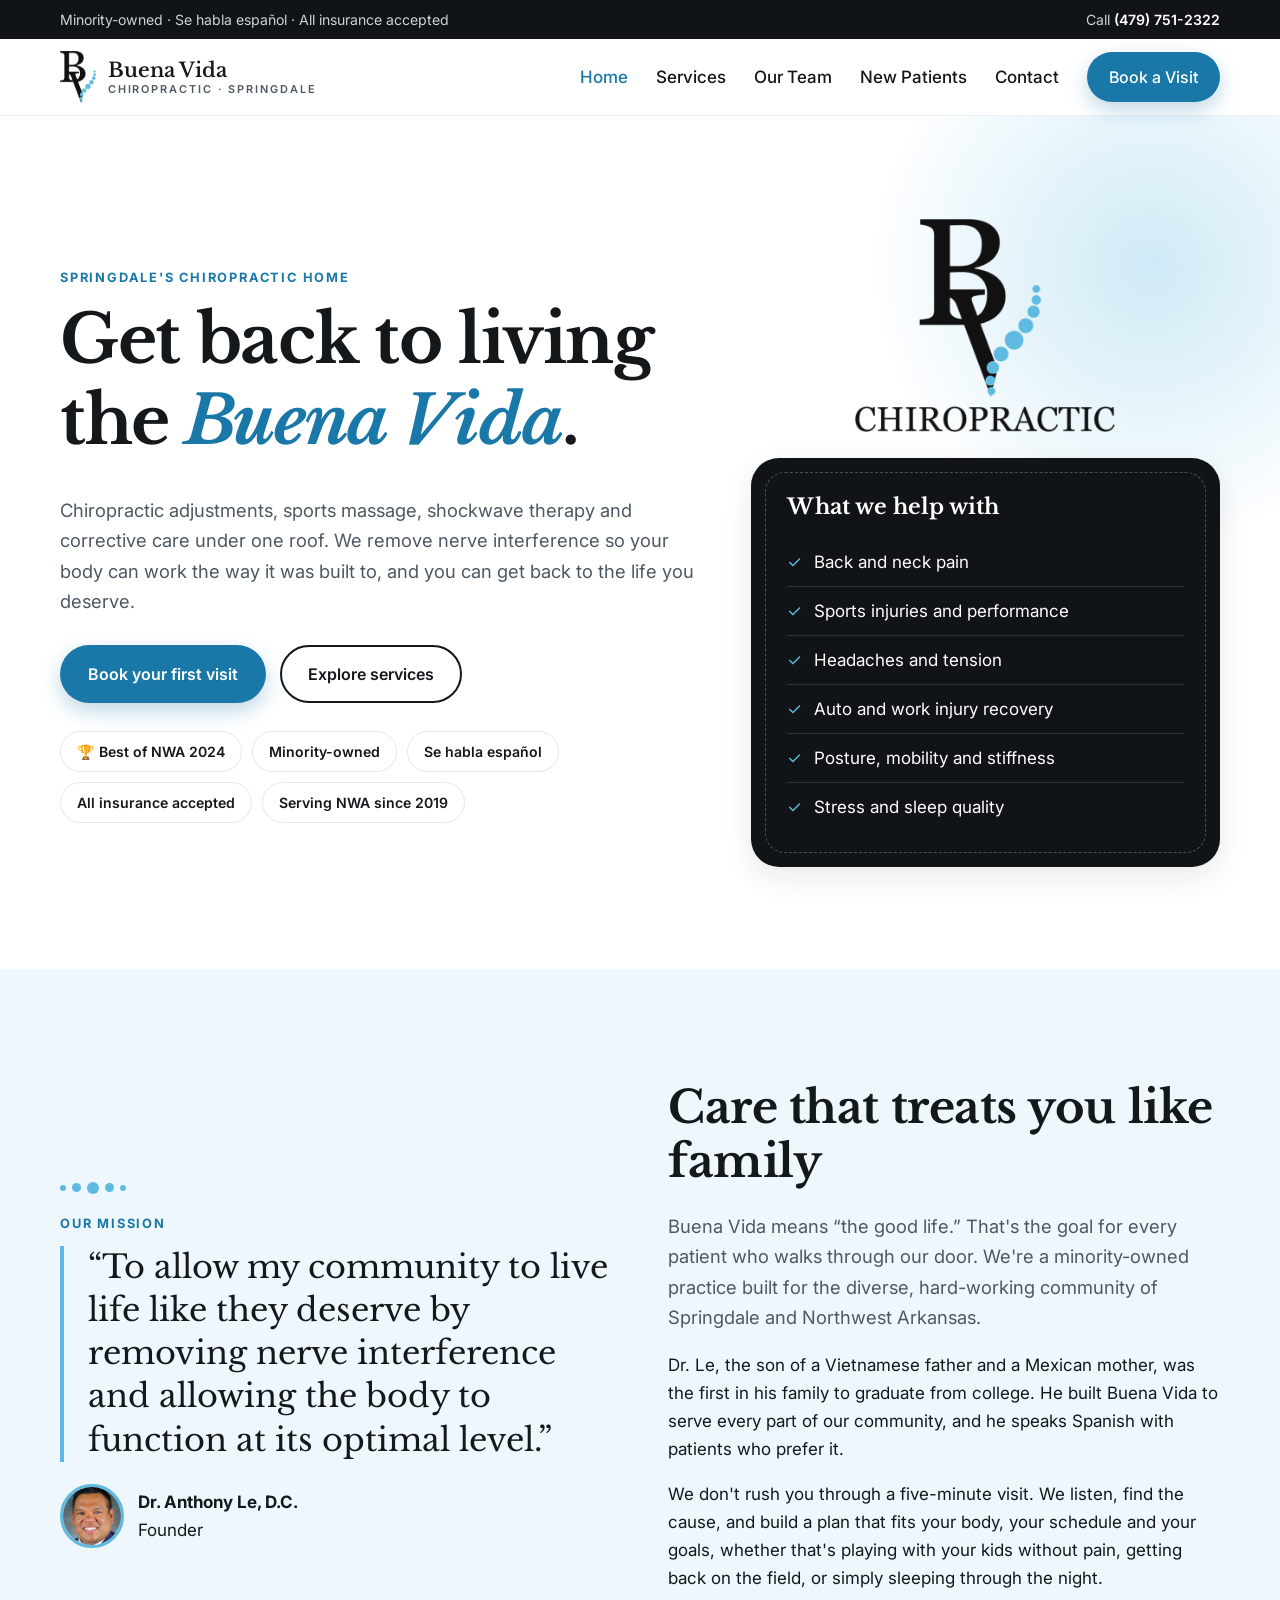
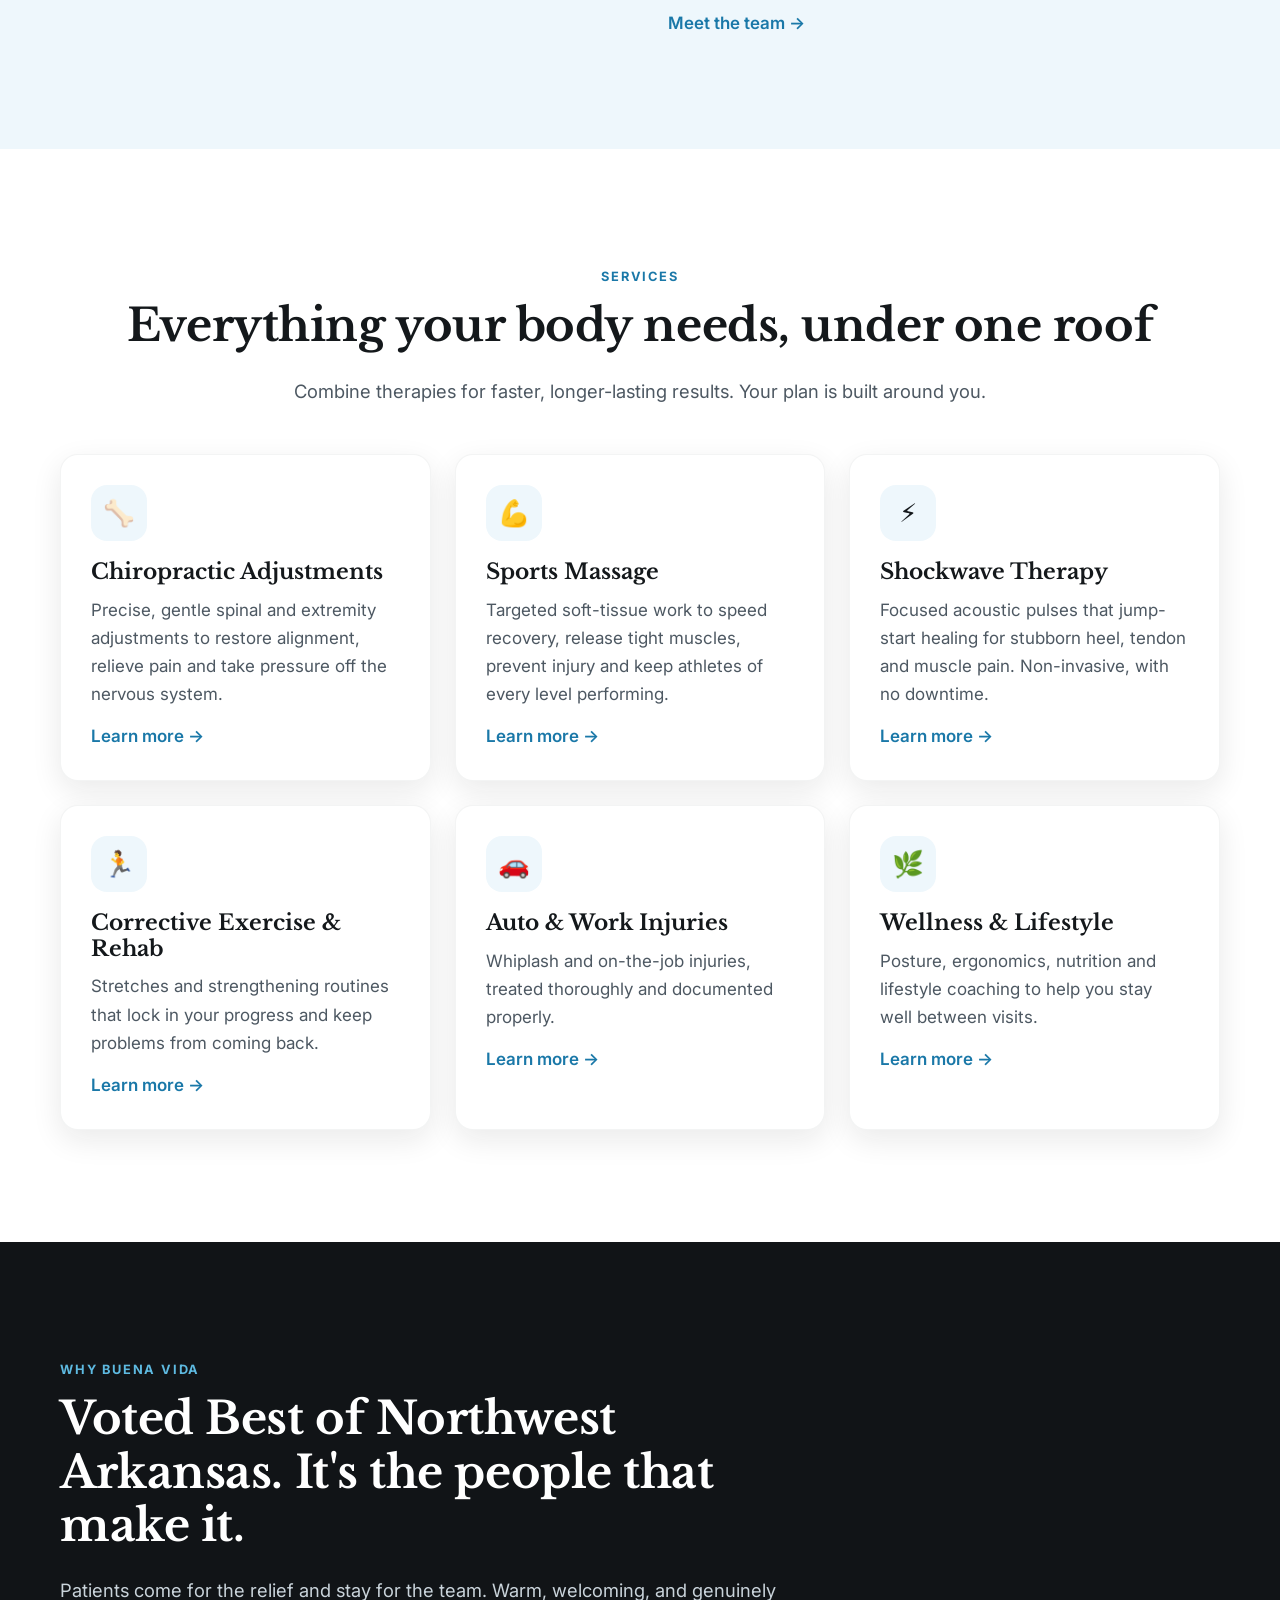
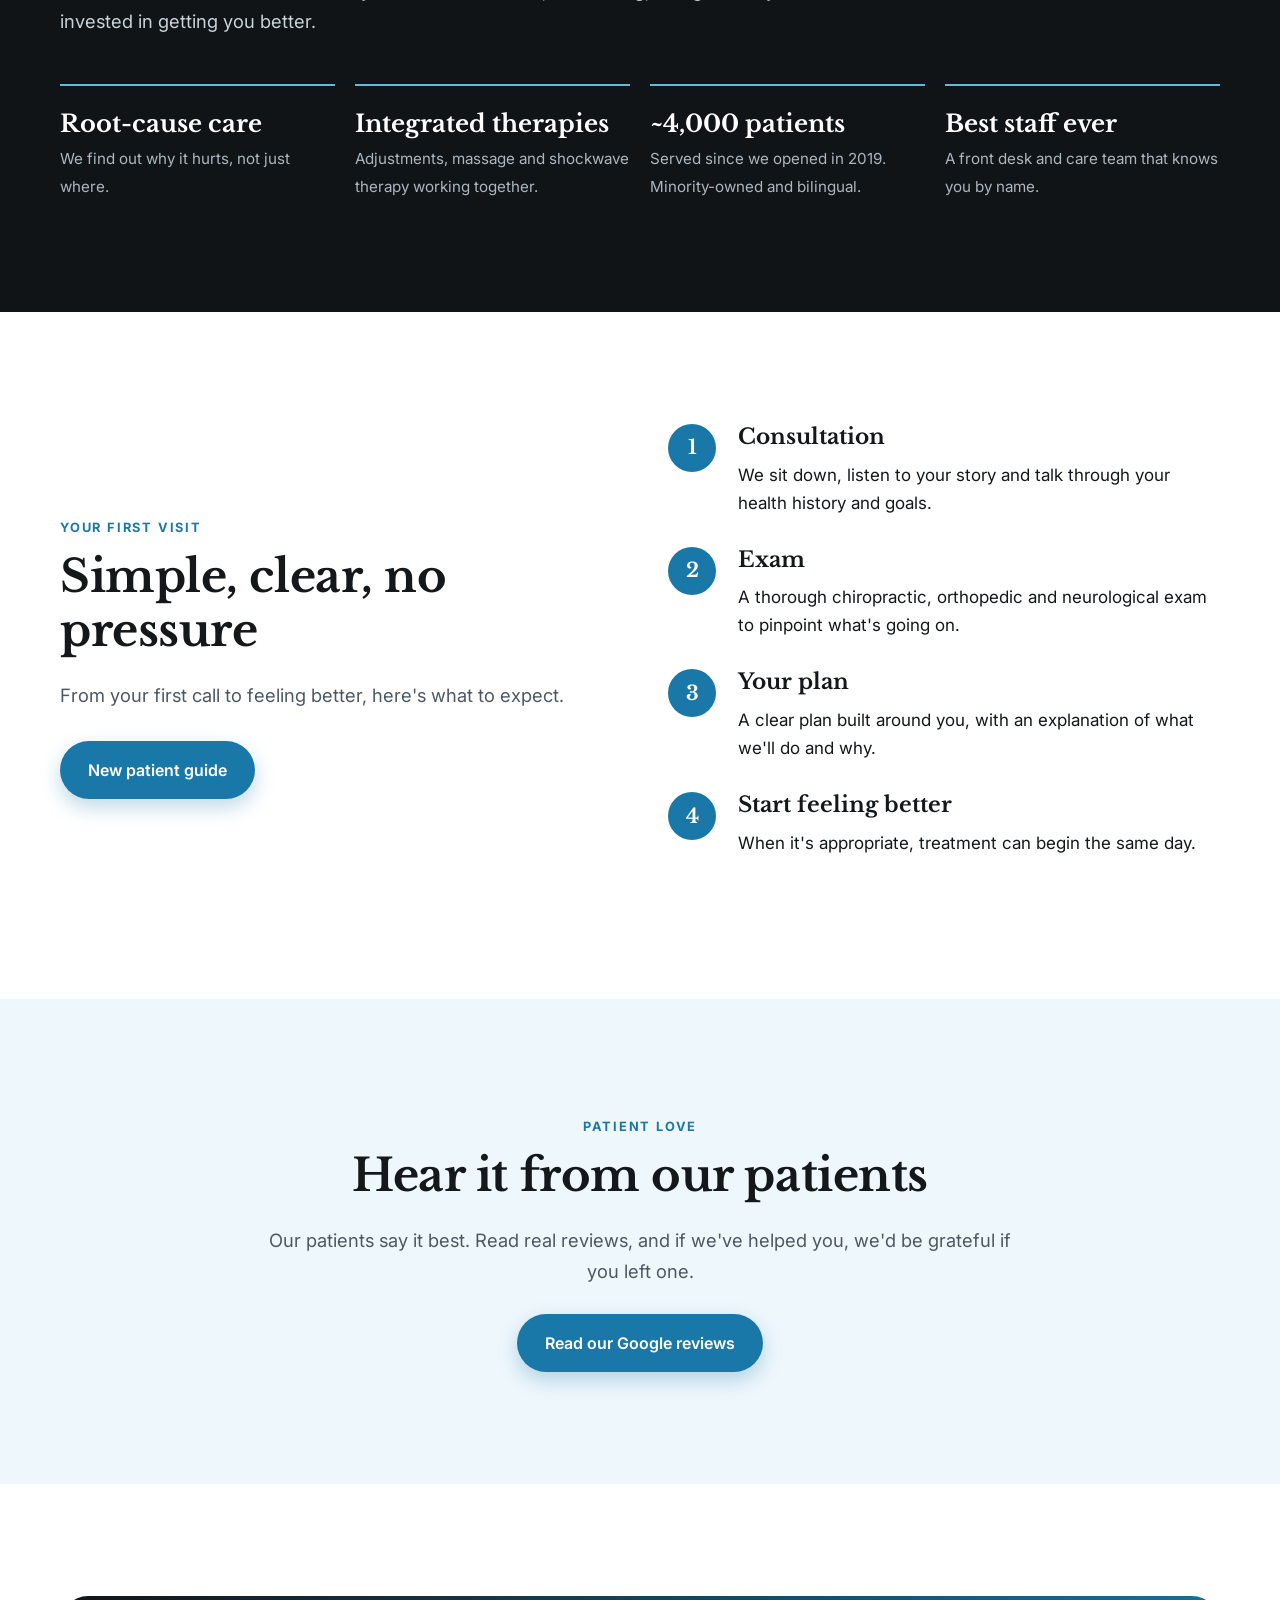
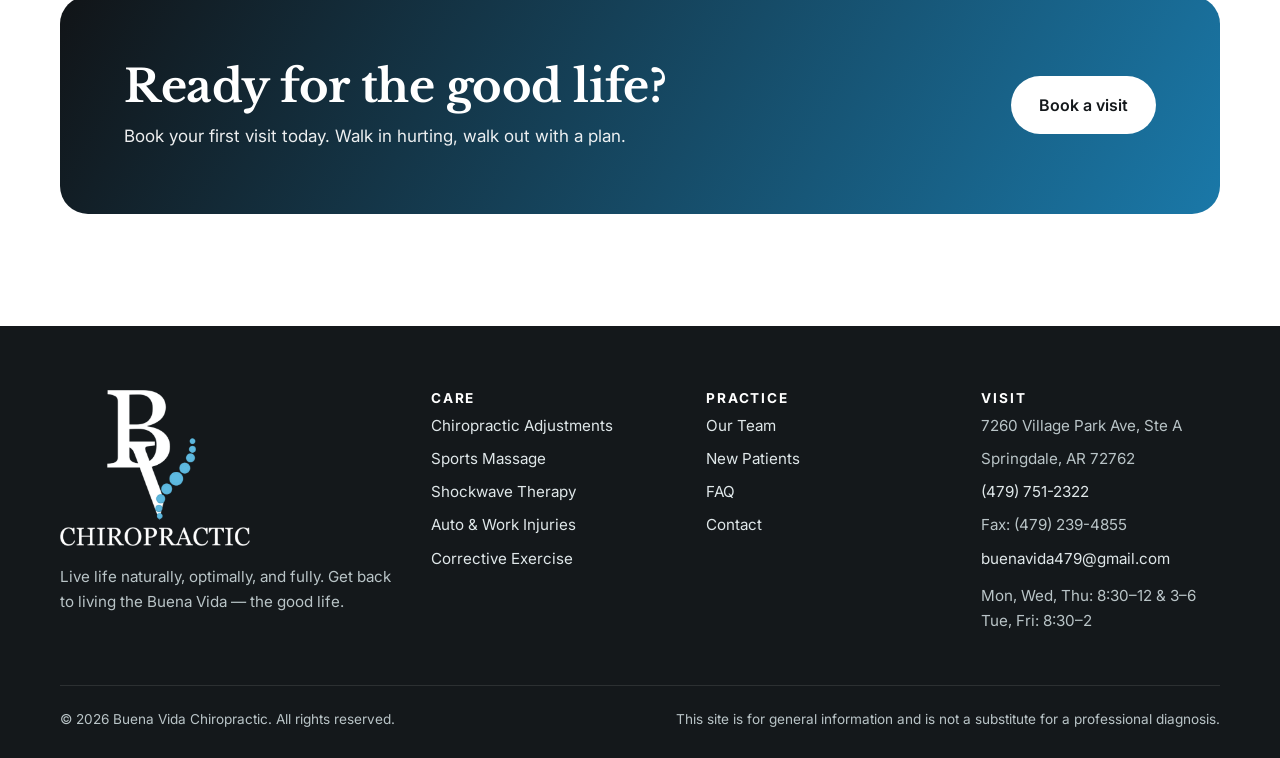
<file: index.html>
<!doctype html>
<html lang="en">
<head>
  <meta charset="utf-8">
  <meta name="viewport" content="width=device-width, initial-scale=1">
  <title>Buena Vida Chiropractic | Springdale, AR Chiropractor</title>
  <meta name="description" content="Minority-owned chiropractic in Springdale, AR: adjustments, sports massage, shockwave therapy and corrective care.">
  <link rel="preconnect" href="https://fonts.googleapis.com">
  <link rel="preconnect" href="https://fonts.gstatic.com" crossorigin>
  <link href="https://fonts.googleapis.com/css2?family=Libre+Baskerville:ital,wght@0,400;0,700;1,400&family=Inter:wght@400;500;600;700&display=swap" rel="stylesheet">
  <link rel="stylesheet" href="assets/styles.css">
  <link rel="icon" type="image/png" href="assets/img/favicon.png">
  <link rel="apple-touch-icon" href="assets/img/favicon.png">
</head>
<body>
  <div class="topbar">
    <div class="container">
      <span>Minority-owned · Se habla español · All insurance accepted</span>
      <span>Call <a href="tel:+14797512322">(479) 751-2322</a></span>
    </div>
  </div>
  <header class="nav">
    <div class="container">
      <a class="brand" href="index.html" aria-label="Buena Vida Chiropractic home">
        <img class="brand-logo" src="assets/img/logo-mark.png" alt="" width="36" height="52">
        <span class="brand-text">Buena Vida<small>Chiropractic · Springdale</small></span>
      </a>
      <button class="nav-toggle" aria-label="Open menu" aria-expanded="false">&#9776;</button>
      <ul class="nav-links">
        <li><a href="index.html" aria-current="page">Home</a></li>
        <li><a href="services.html">Services</a></li>
        <li><a href="staff.html">Our Team</a></li>
        <li><a href="new-patients.html">New Patients</a></li>
        <li><a href="contact.html">Contact</a></li>
        <li><a class="btn btn--primary" href="contact.html#book">Book a Visit</a></li>
      </ul>
    </div>
  </header>

  <main>
    <section class="hero">
      <div class="container">
        <div class="reveal">
          <span class="eyebrow">Springdale's chiropractic home</span>
          <h1>Get back to living the <em>Buena Vida</em>.</h1>
          <p class="lead">Chiropractic adjustments, sports massage, shockwave therapy and corrective care under one roof. We remove nerve interference so your body can work the way it was built to, and you can get back to the life you deserve.</p>
          <div class="btn-row">
            <a class="btn btn--primary" href="contact.html#book">Book your first visit</a>
            <a class="btn btn--ghost" href="services.html">Explore services</a>
          </div>
          <div class="badges">
            <span class="badge">&#127942; Best of NWA 2024</span>
            <span class="badge">Minority-owned</span>
            <span class="badge">Se habla español</span>
            <span class="badge">All insurance accepted</span>
            <span class="badge">Serving NWA since 2019</span>
          </div>
        </div>
        <aside class="reveal">
          <img class="hero-logo" src="assets/img/logo.png" alt="Buena Vida Chiropractic logo" width="260" height="213">
          <div class="hero-card">
          <h3>What we help with</h3>
          <ul>
            <li><span>&#10003;</span><span>Back and neck pain</span></li>
            <li><span>&#10003;</span><span>Sports injuries and performance</span></li>
            <li><span>&#10003;</span><span>Headaches and tension</span></li>
            <li><span>&#10003;</span><span>Auto and work injury recovery</span></li>
            <li><span>&#10003;</span><span>Posture, mobility and stiffness</span></li>
            <li><span>&#10003;</span><span>Stress and sleep quality</span></li>
          </ul>
          </div>
        </aside>
      </div>
    </section>

    <section class="section section--mist">
      <div class="container split">
        <div class="reveal">
          <div class="dots" aria-hidden="true"><i></i><i></i><i></i><i></i><i></i></div><br>
          <span class="eyebrow">Our mission</span>
          <blockquote class="quote">&ldquo;To allow my community to live life like they deserve by removing nerve interference and allowing the body to function at its optimal level.&rdquo;</blockquote>
          <div class="byline">
            <img src="assets/img/dr-le-avatar.jpg" alt="Dr. Anthony Le" width="64" height="64">
            <span><strong>Dr. Anthony Le, D.C.</strong><br>Founder</span>
          </div>
        </div>
        <div class="reveal">
          <h2>Care that treats you like family</h2>
          <p class="lead">Buena Vida means &ldquo;the good life.&rdquo; That's the goal for every patient who walks through our door. We're a minority-owned practice built for the diverse, hard-working community of Springdale and Northwest Arkansas.</p>
          <p>Dr. Le, the son of a Vietnamese father and a Mexican mother, was the first in his family to graduate from college. He built Buena Vida to serve every part of our community, and he speaks Spanish with patients who prefer it.</p>
          <p>We don't rush you through a five-minute visit. We listen, find the cause, and build a plan that fits your body, your schedule and your goals, whether that's playing with your kids without pain, getting back on the field, or simply sleeping through the night.</p>
          <a class="more" href="staff.html" style="font-weight:600;color:var(--accent);text-decoration:none">Meet the team &rarr;</a>
        </div>
      </div>
    </section>

    <section class="section">
      <div class="container">
        <div class="center reveal">
          <span class="eyebrow">Services</span>
          <h2>Everything your body needs, under one roof</h2>
          <p class="lead">Combine therapies for faster, longer-lasting results. Your plan is built around you.</p>
        </div>
        <div class="grid grid-3" style="margin-top:48px">
          <article class="card reveal">
            <div class="icon">&#129460;</div>
            <h3>Chiropractic Adjustments</h3>
            <p>Precise, gentle spinal and extremity adjustments to restore alignment, relieve pain and take pressure off the nervous system.</p>
            <a class="more" href="services.html#adjustments">Learn more &rarr;</a>
          </article>
          <article class="card reveal">
            <div class="icon">&#128170;</div>
            <h3>Sports Massage</h3>
            <p>Targeted soft-tissue work to speed recovery, release tight muscles, prevent injury and keep athletes of every level performing.</p>
            <a class="more" href="services.html#sports-massage">Learn more &rarr;</a>
          </article>
          <article class="card reveal">
            <div class="icon">&#9889;</div>
            <h3>Shockwave Therapy</h3>
            <p>Focused acoustic pulses that jump-start healing for stubborn heel, tendon and muscle pain. Non-invasive, with no downtime.</p>
            <a class="more" href="services.html#shockwave">Learn more &rarr;</a>
          </article>
          <article class="card reveal">
            <div class="icon">&#127939;</div>
            <h3>Corrective Exercise &amp; Rehab</h3>
            <p>Stretches and strengthening routines that lock in your progress and keep problems from coming back.</p>
            <a class="more" href="services.html#rehab">Learn more &rarr;</a>
          </article>
          <article class="card reveal">
            <div class="icon">&#128663;</div>
            <h3>Auto &amp; Work Injuries</h3>
            <p>Whiplash and on-the-job injuries, treated thoroughly and documented properly.</p>
            <a class="more" href="services.html#injury">Learn more &rarr;</a>
          </article>
          <article class="card reveal">
            <div class="icon">&#127807;</div>
            <h3>Wellness &amp; Lifestyle</h3>
            <p>Posture, ergonomics, nutrition and lifestyle coaching to help you stay well between visits.</p>
            <a class="more" href="services.html#wellness">Learn more &rarr;</a>
          </article>
        </div>
      </div>
    </section>

    <section class="section section--dark-2">
      <div class="container">
        <div class="reveal" style="max-width:720px">
          <span class="eyebrow">Why Buena Vida</span>
          <h2>Voted Best of Northwest Arkansas. It's the people that make it.</h2>
          <p class="lead">Patients come for the relief and stay for the team. Warm, welcoming, and genuinely invested in getting you better.</p>
        </div>
        <div class="pillars">
          <div class="pillar reveal"><strong>Root-cause care</strong><span>We find out why it hurts, not just where.</span></div>
          <div class="pillar reveal"><strong>Integrated therapies</strong><span>Adjustments, massage and shockwave therapy working together.</span></div>
          <div class="pillar reveal"><strong>~4,000 patients</strong><span>Served since we opened in 2019. Minority-owned and bilingual.</span></div>
          <div class="pillar reveal"><strong>Best staff ever</strong><span>A front desk and care team that knows you by name.</span></div>
        </div>
      </div>
    </section>

    <section class="section">
      <div class="container split">
        <div class="reveal">
          <span class="eyebrow">Your first visit</span>
          <h2>Simple, clear, no pressure</h2>
          <p class="lead">From your first call to feeling better, here's what to expect.</p>
          <a class="btn btn--primary" href="new-patients.html" style="margin-top:12px">New patient guide</a>
        </div>
        <div class="steps reveal">
          <div class="step"><h3>Consultation</h3><p>We sit down, listen to your story and talk through your health history and goals.</p></div>
          <div class="step"><h3>Exam</h3><p>A thorough chiropractic, orthopedic and neurological exam to pinpoint what's going on.</p></div>
          <div class="step"><h3>Your plan</h3><p>A clear plan built around you, with an explanation of what we'll do and why.</p></div>
          <div class="step"><h3>Start feeling better</h3><p>When it's appropriate, treatment can begin the same day.</p></div>
        </div>
      </div>
    </section>

    <section class="section section--mist">
      <div class="container">
        <div class="center reveal">
          <span class="eyebrow">Patient love</span>
          <h2>Hear it from our patients</h2>
          <p class="lead">Our patients say it best. Read real reviews, and if we've helped you, we'd be grateful if you left one.</p>
          <div class="btn-row" style="justify-content:center">
            <a class="btn btn--primary" href="https://www.google.com/search?q=Buena+Vida+Chiropractic+Springdale+AR+reviews" target="_blank" rel="noopener">Read our Google reviews</a>
          </div>
        </div>
      </div>
    </section>

    <section class="section">
      <div class="container">
        <div class="cta-band reveal">
          <div>
            <h2>Ready for the good life?</h2>
            <p>Book your first visit today. Walk in hurting, walk out with a plan.</p>
          </div>
          <a class="btn btn--light" href="contact.html#book">Book a visit</a>
        </div>
      </div>
    </section>

  </main>
  <footer class="footer">
    <div class="container">
      <div class="grid">
        <div>
          <a href="index.html" aria-label="Buena Vida Chiropractic home">
            <img class="footer-logo" src="assets/img/logo-light.png" alt="Buena Vida Chiropractic" width="190" height="155">
          </a>
          <p style="margin-top:18px">Live life naturally, optimally, and fully. Get back to living the Buena Vida &mdash; the good life.</p>
        </div>
        <div>
          <h4>Care</h4>
          <ul>
            <li><a href="services.html#adjustments">Chiropractic Adjustments</a></li>
            <li><a href="services.html#sports-massage">Sports Massage</a></li>
            <li><a href="services.html#shockwave">Shockwave Therapy</a></li>
            <li><a href="services.html#injury">Auto &amp; Work Injuries</a></li>
            <li><a href="services.html#rehab">Corrective Exercise</a></li>
          </ul>
        </div>
        <div>
          <h4>Practice</h4>
          <ul>
            <li><a href="staff.html">Our Team</a></li>
            <li><a href="new-patients.html">New Patients</a></li>
            <li><a href="new-patients.html#faq">FAQ</a></li>
            <li><a href="contact.html">Contact</a></li>
          </ul>
        </div>
        <div>
          <h4>Visit</h4>
          <ul>
            <li>7260 Village Park Ave, Ste A</li>
            <li>Springdale, AR 72762</li>
            <li><a href="tel:+14797512322">(479) 751-2322</a></li>
            <li>Fax: (479) 239-4855</li>
            <li><a href="mailto:buenavida479@gmail.com">buenavida479@gmail.com</a></li>
            <li style="margin-top:12px">Mon, Wed, Thu: 8:30&ndash;12 &amp; 3&ndash;6<br>Tue, Fri: 8:30&ndash;2</li>
          </ul>
        </div>
      </div>
      <div class="footer-bottom">
        <span>&copy; <span data-year></span> Buena Vida Chiropractic. All rights reserved.</span>
        <span>This site is for general information and is not a substitute for a professional diagnosis.</span>
      </div>
    </div>
  </footer>

  <script src="assets/main.js"></script>
</body>
</html>
</file>
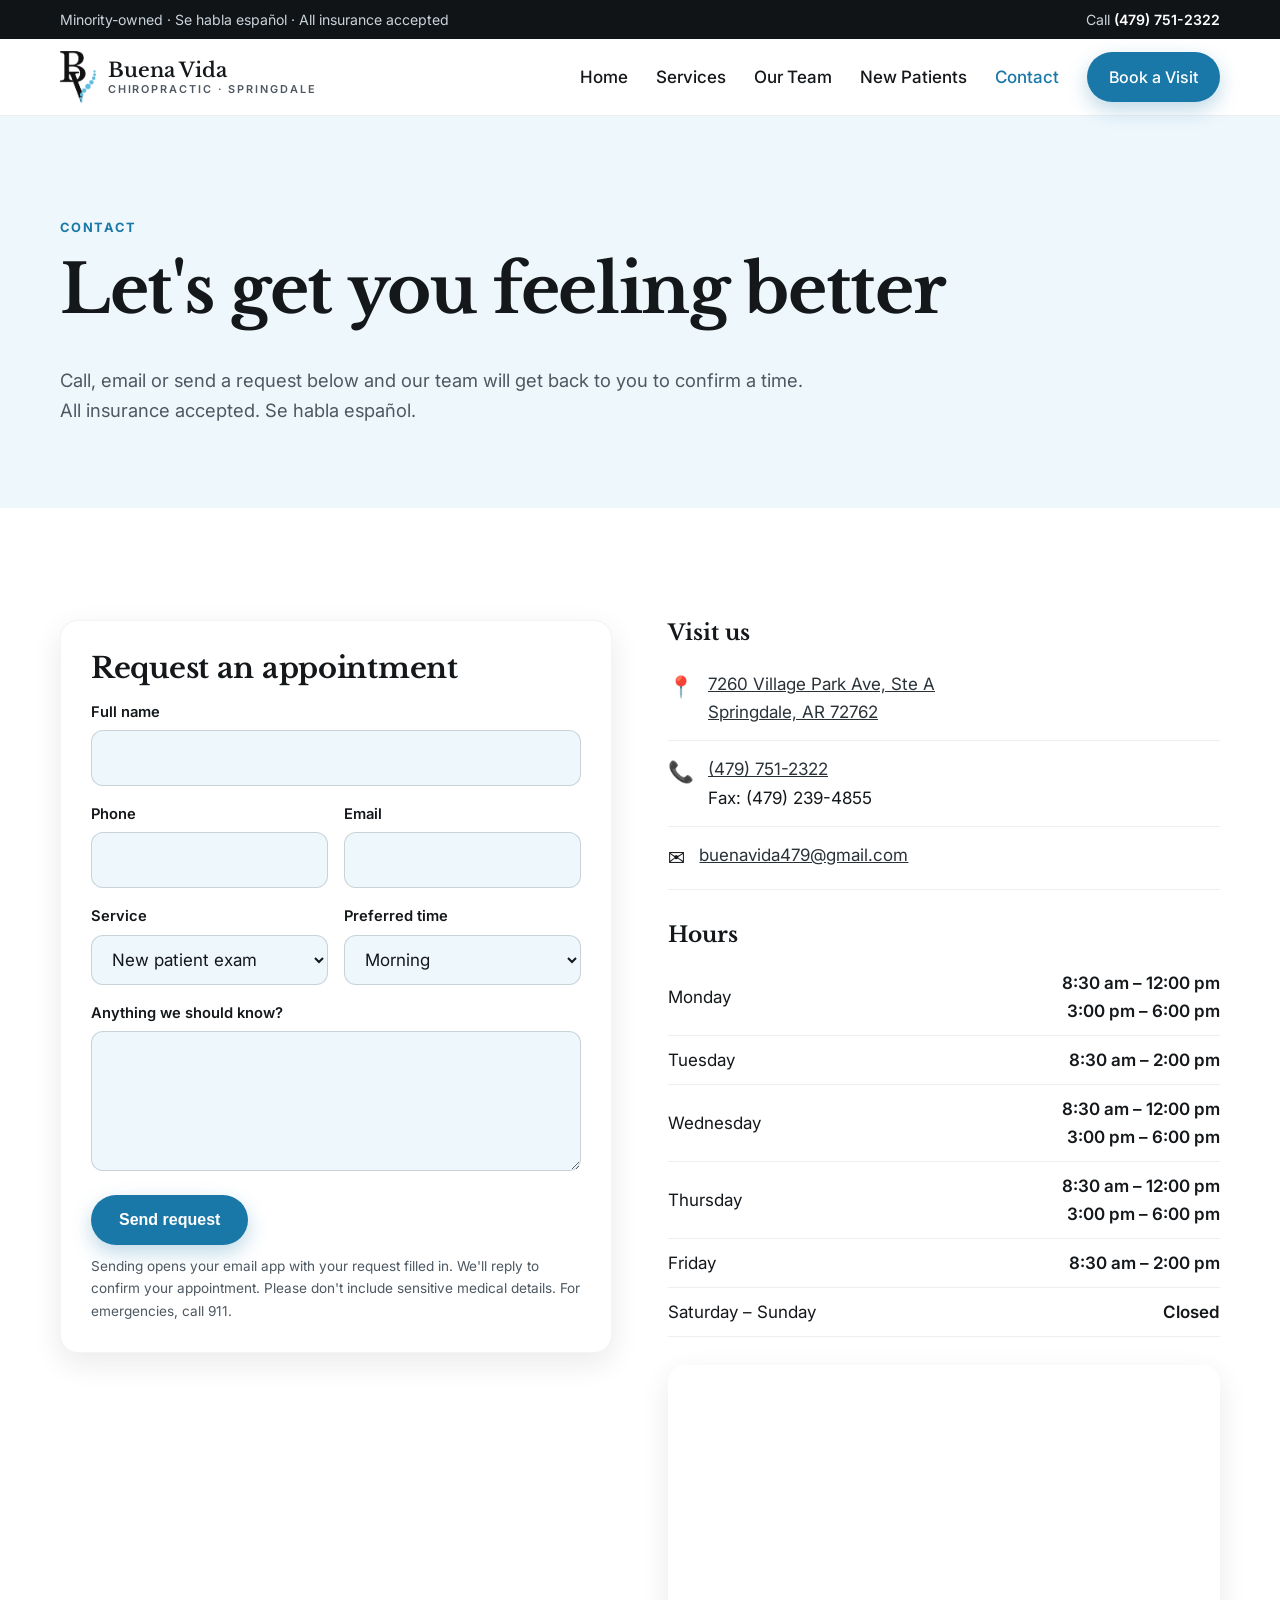
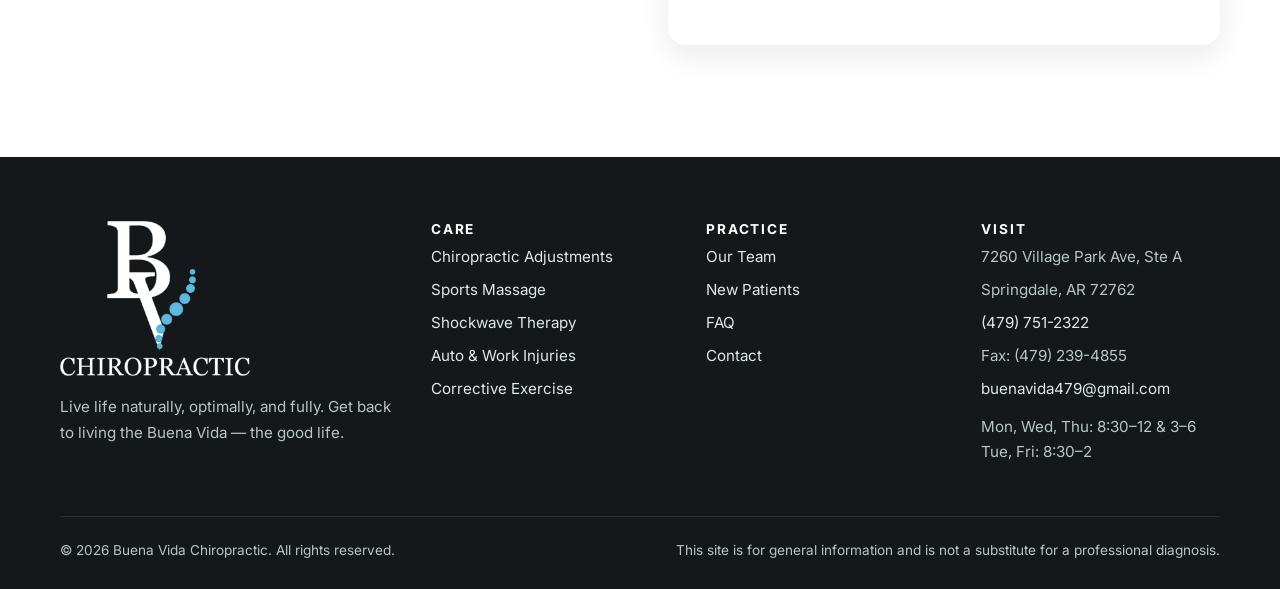
<file: contact.html>
<!doctype html>
<html lang="en">
<head>
  <meta charset="utf-8">
  <meta name="viewport" content="width=device-width, initial-scale=1">
  <title>Contact & Book | Buena Vida Chiropractic</title>
  <meta name="description" content="Book an appointment with Buena Vida Chiropractic in Springdale, AR.">
  <link rel="preconnect" href="https://fonts.googleapis.com">
  <link rel="preconnect" href="https://fonts.gstatic.com" crossorigin>
  <link href="https://fonts.googleapis.com/css2?family=Libre+Baskerville:ital,wght@0,400;0,700;1,400&family=Inter:wght@400;500;600;700&display=swap" rel="stylesheet">
  <link rel="stylesheet" href="assets/styles.css">
  <link rel="icon" type="image/png" href="assets/img/favicon.png">
  <link rel="apple-touch-icon" href="assets/img/favicon.png">
</head>
<body>
  <div class="topbar">
    <div class="container">
      <span>Minority-owned · Se habla español · All insurance accepted</span>
      <span>Call <a href="tel:+14797512322">(479) 751-2322</a></span>
    </div>
  </div>
  <header class="nav">
    <div class="container">
      <a class="brand" href="index.html" aria-label="Buena Vida Chiropractic home">
        <img class="brand-logo" src="assets/img/logo-mark.png" alt="" width="36" height="52">
        <span class="brand-text">Buena Vida<small>Chiropractic · Springdale</small></span>
      </a>
      <button class="nav-toggle" aria-label="Open menu" aria-expanded="false">&#9776;</button>
      <ul class="nav-links">
        <li><a href="index.html">Home</a></li>
        <li><a href="services.html">Services</a></li>
        <li><a href="staff.html">Our Team</a></li>
        <li><a href="new-patients.html">New Patients</a></li>
        <li><a href="contact.html" aria-current="page">Contact</a></li>
        <li><a class="btn btn--primary" href="contact.html#book">Book a Visit</a></li>
      </ul>
    </div>
  </header>

  <main>
    <section class="page-hero">
      <div class="container">
        <span class="eyebrow">Contact</span>
        <h1>Let's get you feeling better</h1>
        <p class="lead">Call, email or send a request below and our team will get back to you to confirm a time. All insurance accepted. Se habla español.</p>
      </div>
    </section>

    <section class="section" id="book">
      <div class="container split" style="align-items:start">
        <div class="card reveal">
          <h2 style="font-size:1.8rem">Request an appointment</h2>
          <form id="appointment-form" data-to="buenavida479@gmail.com">
            <div class="field"><label for="name">Full name</label><input id="name" name="name" required autocomplete="name"></div>
            <div class="grid grid-2" style="gap:16px">
              <div class="field"><label for="phone">Phone</label><input id="phone" name="phone" type="tel" required autocomplete="tel"></div>
              <div class="field"><label for="email">Email</label><input id="email" name="email" type="email" autocomplete="email"></div>
            </div>
            <div class="grid grid-2" style="gap:16px">
              <div class="field">
                <label for="service">Service</label>
                <select id="service" name="service">
                  <option>New patient exam</option>
                  <option>Chiropractic adjustment</option>
                  <option>Sports massage</option>
                  <option>Shockwave therapy</option>
                  <option>Auto / work injury</option>
                  <option>Not sure yet</option>
                </select>
              </div>
              <div class="field">
                <label for="time">Preferred time</label>
                <select id="time" name="time">
                  <option>Morning</option>
                  <option>Afternoon</option>
                  <option>Evening</option>
                  <option>Any time</option>
                </select>
              </div>
            </div>
            <div class="field"><label for="message">Anything we should know?</label><textarea id="message" name="message" rows="4"></textarea></div>
            <button class="btn btn--primary" type="submit">Send request</button>
            <p class="form-note">Sending opens your email app with your request filled in. We'll reply to confirm your appointment. Please don't include sensitive medical details. For emergencies, call 911.</p>
          </form>
        </div>
        <div class="reveal">
          <h3>Visit us</h3>
          <ul class="contact-list">
            <li><span>&#128205;</span><a href="https://www.google.com/maps/dir/?api=1&destination=7260+Village+Park+Ave+Ste+A,+Springdale,+AR+72762" target="_blank" rel="noopener">7260 Village Park Ave, Ste A<br>Springdale, AR 72762</a></li>
            <li><span>&#128222;</span><span><a href="tel:+14797512322">(479) 751-2322</a><br>Fax: (479) 239-4855</span></li>
            <li><span>&#9993;</span><a href="mailto:buenavida479@gmail.com">buenavida479@gmail.com</a></li>
          </ul>
          <h3 style="margin-top:32px">Hours</h3>
          <table class="hours">
            <tr><td>Monday</td><td>8:30 am &ndash; 12:00 pm<br>3:00 pm &ndash; 6:00 pm</td></tr>
            <tr><td>Tuesday</td><td>8:30 am &ndash; 2:00 pm</td></tr>
            <tr><td>Wednesday</td><td>8:30 am &ndash; 12:00 pm<br>3:00 pm &ndash; 6:00 pm</td></tr>
            <tr><td>Thursday</td><td>8:30 am &ndash; 12:00 pm<br>3:00 pm &ndash; 6:00 pm</td></tr>
            <tr><td>Friday</td><td>8:30 am &ndash; 2:00 pm</td></tr>
            <tr><td>Saturday &ndash; Sunday</td><td>Closed</td></tr>
          </table>
          <div style="margin-top:28px;border-radius:18px;overflow:hidden;box-shadow:var(--shadow)">
            <iframe title="Map to Buena Vida Chiropractic" src="https://www.google.com/maps?q=7260+Village+Park+Ave+Ste+A,+Springdale,+AR+72762&output=embed" width="100%" height="280" style="border:0;display:block" loading="lazy"></iframe>
          </div>
        </div>
      </div>
    </section>

  </main>
  <footer class="footer">
    <div class="container">
      <div class="grid">
        <div>
          <a href="index.html" aria-label="Buena Vida Chiropractic home">
            <img class="footer-logo" src="assets/img/logo-light.png" alt="Buena Vida Chiropractic" width="190" height="155">
          </a>
          <p style="margin-top:18px">Live life naturally, optimally, and fully. Get back to living the Buena Vida &mdash; the good life.</p>
        </div>
        <div>
          <h4>Care</h4>
          <ul>
            <li><a href="services.html#adjustments">Chiropractic Adjustments</a></li>
            <li><a href="services.html#sports-massage">Sports Massage</a></li>
            <li><a href="services.html#shockwave">Shockwave Therapy</a></li>
            <li><a href="services.html#injury">Auto &amp; Work Injuries</a></li>
            <li><a href="services.html#rehab">Corrective Exercise</a></li>
          </ul>
        </div>
        <div>
          <h4>Practice</h4>
          <ul>
            <li><a href="staff.html">Our Team</a></li>
            <li><a href="new-patients.html">New Patients</a></li>
            <li><a href="new-patients.html#faq">FAQ</a></li>
            <li><a href="contact.html">Contact</a></li>
          </ul>
        </div>
        <div>
          <h4>Visit</h4>
          <ul>
            <li>7260 Village Park Ave, Ste A</li>
            <li>Springdale, AR 72762</li>
            <li><a href="tel:+14797512322">(479) 751-2322</a></li>
            <li>Fax: (479) 239-4855</li>
            <li><a href="mailto:buenavida479@gmail.com">buenavida479@gmail.com</a></li>
            <li style="margin-top:12px">Mon, Wed, Thu: 8:30&ndash;12 &amp; 3&ndash;6<br>Tue, Fri: 8:30&ndash;2</li>
          </ul>
        </div>
      </div>
      <div class="footer-bottom">
        <span>&copy; <span data-year></span> Buena Vida Chiropractic. All rights reserved.</span>
        <span>This site is for general information and is not a substitute for a professional diagnosis.</span>
      </div>
    </div>
  </footer>

  <script src="assets/main.js"></script>
</body>
</html>
</file>
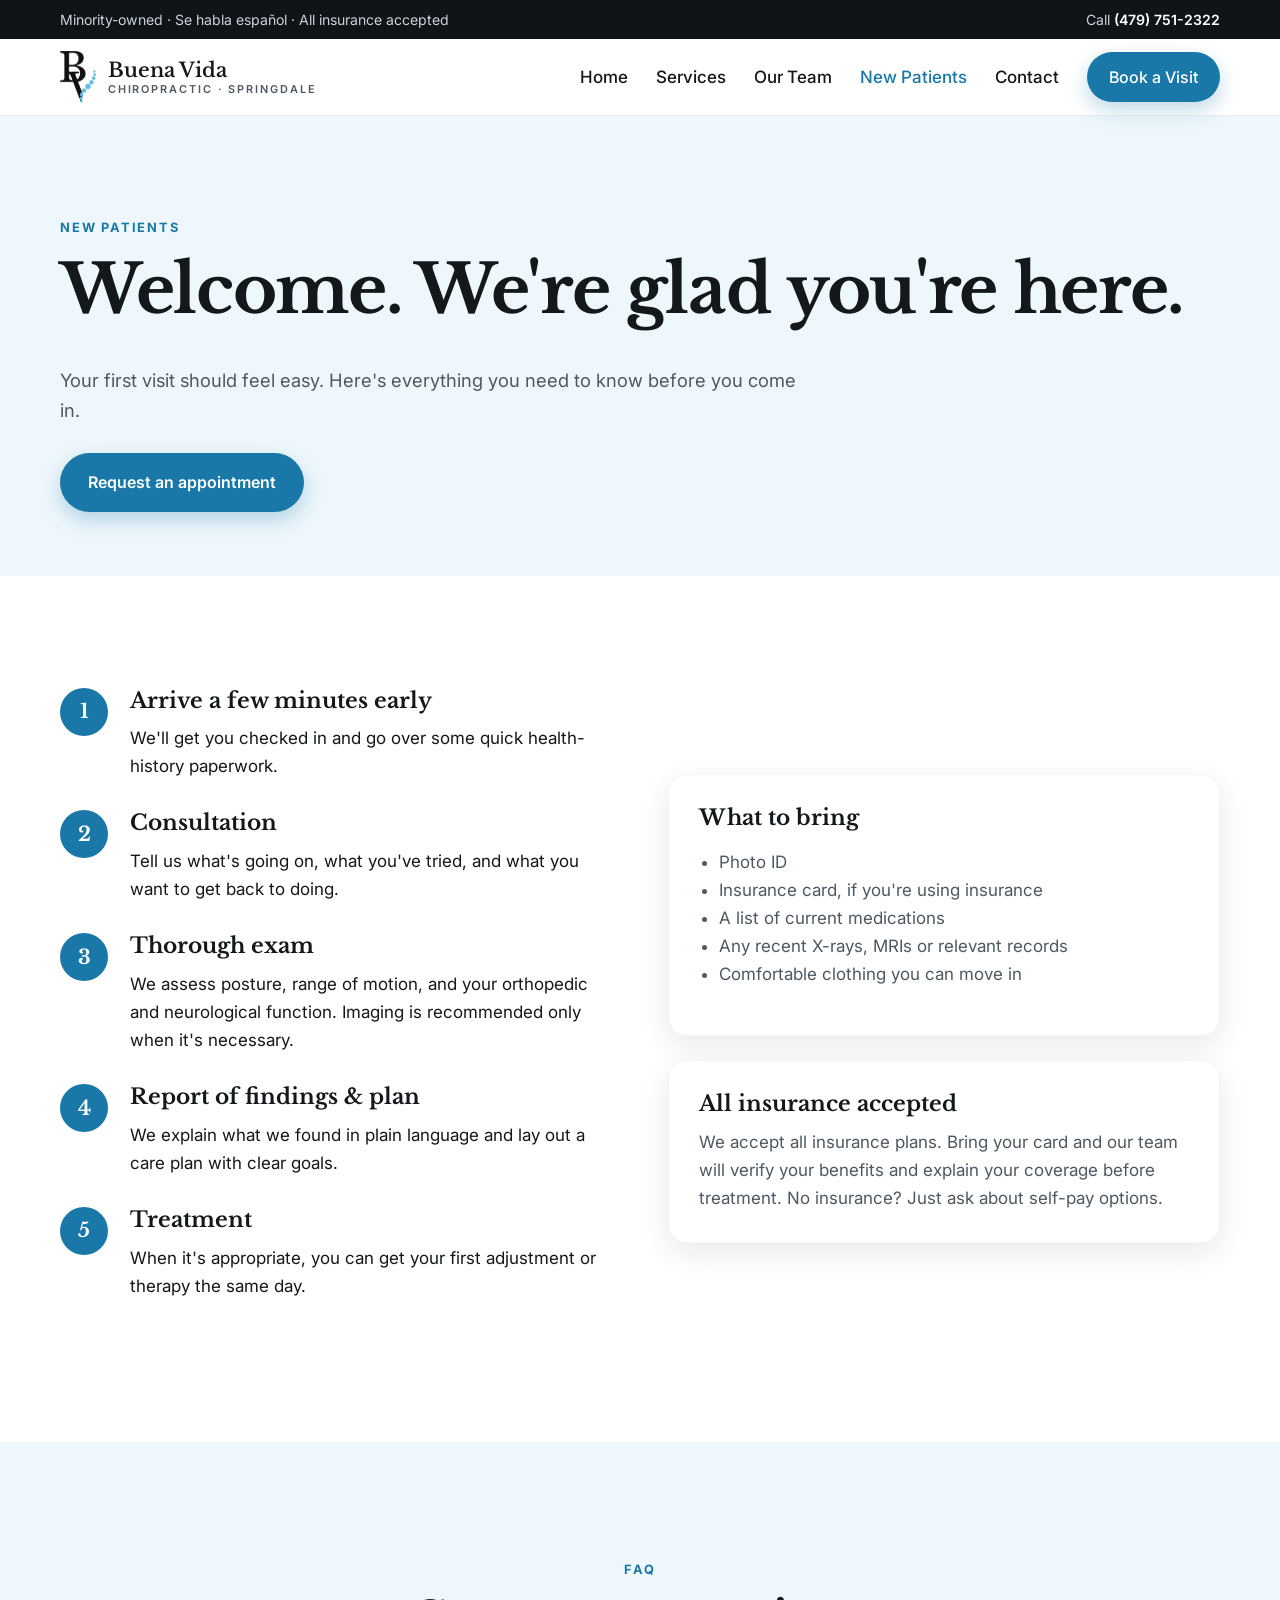
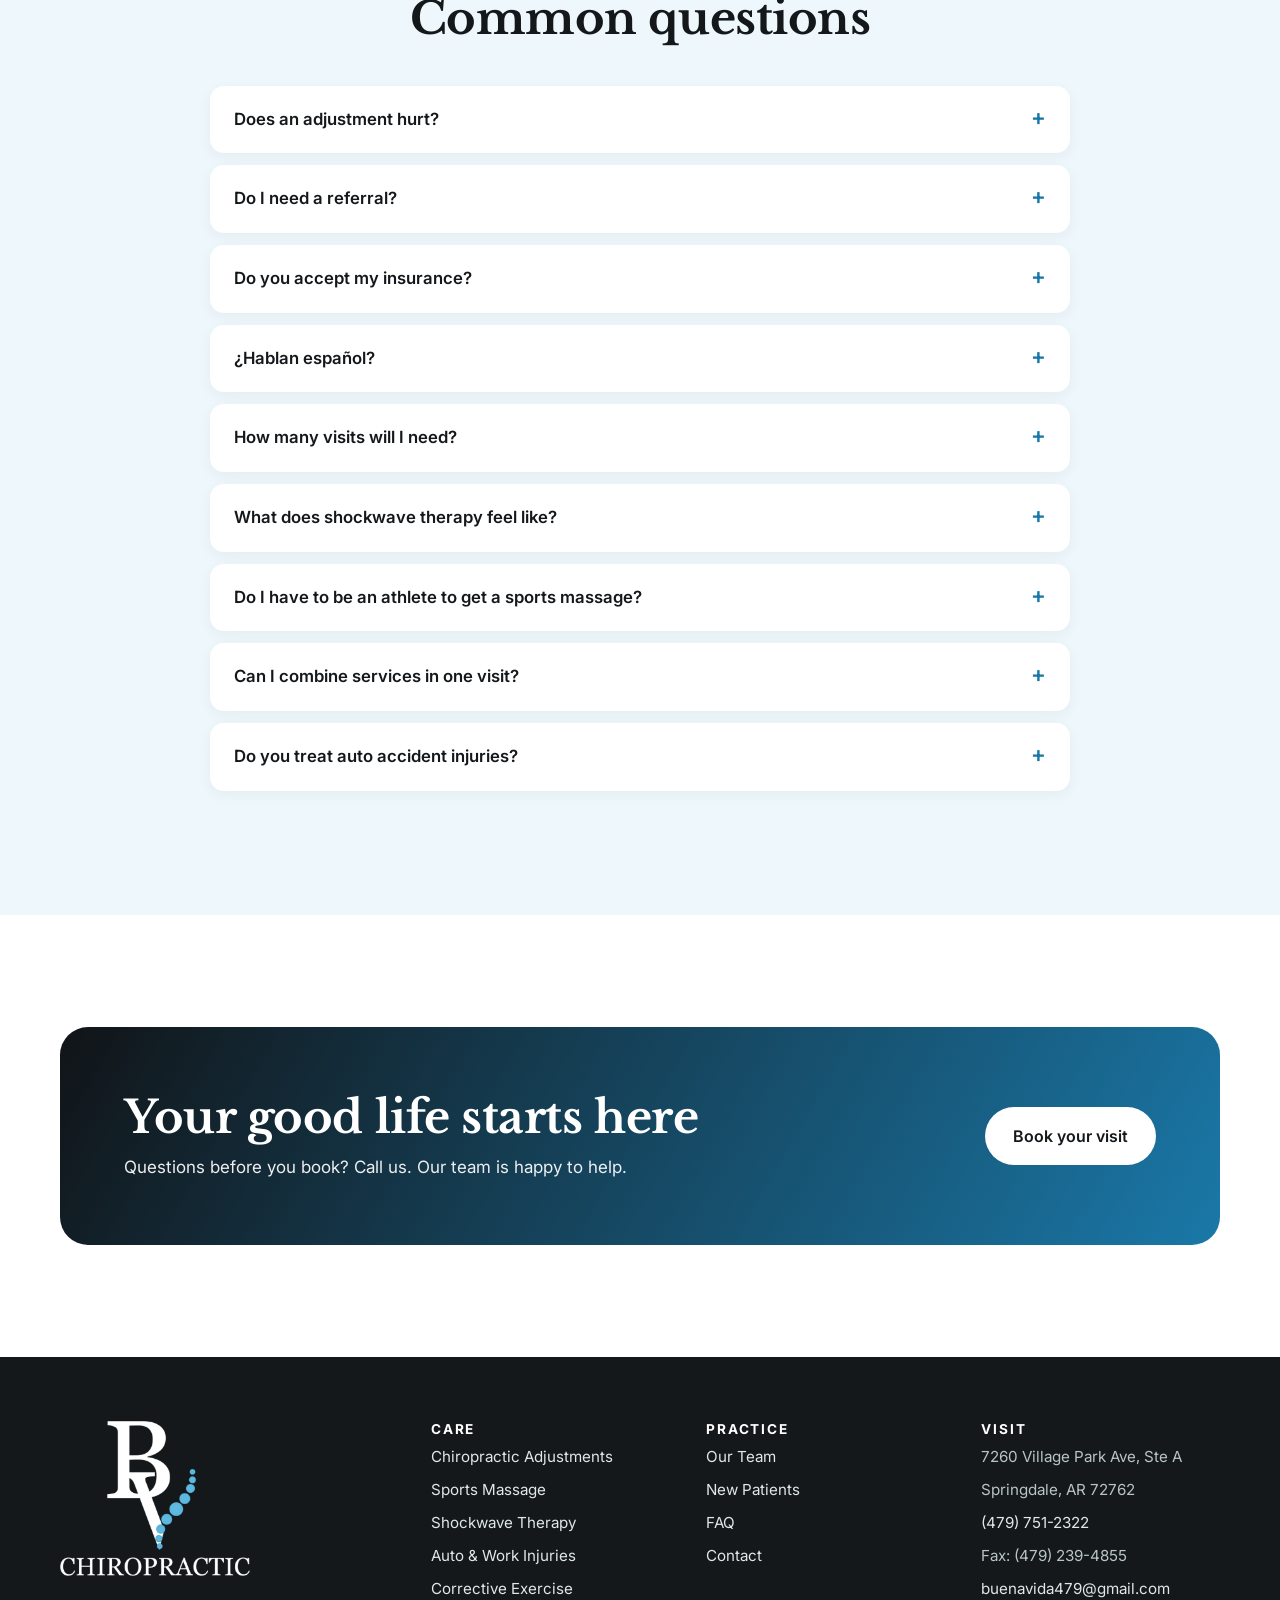
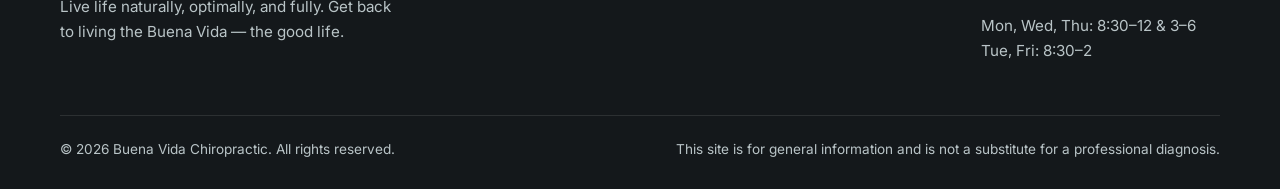
<file: new-patients.html>
<!doctype html>
<html lang="en">
<head>
  <meta charset="utf-8">
  <meta name="viewport" content="width=device-width, initial-scale=1">
  <title>New Patients | Buena Vida Chiropractic</title>
  <meta name="description" content="What to expect on your first visit, what to bring, and answers to common questions.">
  <link rel="preconnect" href="https://fonts.googleapis.com">
  <link rel="preconnect" href="https://fonts.gstatic.com" crossorigin>
  <link href="https://fonts.googleapis.com/css2?family=Libre+Baskerville:ital,wght@0,400;0,700;1,400&family=Inter:wght@400;500;600;700&display=swap" rel="stylesheet">
  <link rel="stylesheet" href="assets/styles.css">
  <link rel="icon" type="image/png" href="assets/img/favicon.png">
  <link rel="apple-touch-icon" href="assets/img/favicon.png">
</head>
<body>
  <div class="topbar">
    <div class="container">
      <span>Minority-owned · Se habla español · All insurance accepted</span>
      <span>Call <a href="tel:+14797512322">(479) 751-2322</a></span>
    </div>
  </div>
  <header class="nav">
    <div class="container">
      <a class="brand" href="index.html" aria-label="Buena Vida Chiropractic home">
        <img class="brand-logo" src="assets/img/logo-mark.png" alt="" width="36" height="52">
        <span class="brand-text">Buena Vida<small>Chiropractic · Springdale</small></span>
      </a>
      <button class="nav-toggle" aria-label="Open menu" aria-expanded="false">&#9776;</button>
      <ul class="nav-links">
        <li><a href="index.html">Home</a></li>
        <li><a href="services.html">Services</a></li>
        <li><a href="staff.html">Our Team</a></li>
        <li><a href="new-patients.html" aria-current="page">New Patients</a></li>
        <li><a href="contact.html">Contact</a></li>
        <li><a class="btn btn--primary" href="contact.html#book">Book a Visit</a></li>
      </ul>
    </div>
  </header>

  <main>
    <section class="page-hero">
      <div class="container">
        <span class="eyebrow">New patients</span>
        <h1>Welcome. We're glad you're here.</h1>
        <p class="lead">Your first visit should feel easy. Here's everything you need to know before you come in.</p>
        <div class="btn-row"><a class="btn btn--primary" href="contact.html#book">Request an appointment</a></div>
      </div>
    </section>

    <section class="section">
      <div class="container split">
        <div class="steps reveal">
          <div class="step"><h3>Arrive a few minutes early</h3><p>We'll get you checked in and go over some quick health-history paperwork.</p></div>
          <div class="step"><h3>Consultation</h3><p>Tell us what's going on, what you've tried, and what you want to get back to doing.</p></div>
          <div class="step"><h3>Thorough exam</h3><p>We assess posture, range of motion, and your orthopedic and neurological function. Imaging is recommended only when it's necessary.</p></div>
          <div class="step"><h3>Report of findings &amp; plan</h3><p>We explain what we found in plain language and lay out a care plan with clear goals.</p></div>
          <div class="step"><h3>Treatment</h3><p>When it's appropriate, you can get your first adjustment or therapy the same day.</p></div>
        </div>
        <div class="reveal">
          <div class="card">
            <h3>What to bring</h3>
            <ul style="color:var(--ink-soft);padding-left:1.2em">
              <li>Photo ID</li>
              <li>Insurance card, if you're using insurance</li>
              <li>A list of current medications</li>
              <li>Any recent X-rays, MRIs or relevant records</li>
              <li>Comfortable clothing you can move in</li>
            </ul>
          </div>
          <div class="card" style="margin-top:24px">
            <h3>All insurance accepted</h3>
            <p>We accept all insurance plans. Bring your card and our team will verify your benefits and explain your coverage before treatment. No insurance? Just ask about self-pay options.</p>
          </div>
        </div>
      </div>
    </section>

    <section class="section section--mist" id="faq">
      <div class="container" style="max-width:860px">
        <div class="center reveal">
          <span class="eyebrow">FAQ</span>
          <h2>Common questions</h2>
        </div>
        <div class="faq reveal" style="margin-top:40px">
          <details>
            <summary>Does an adjustment hurt?</summary>
            <p>Most people find adjustments comfortable and relieving. You might hear a &ldquo;pop,&rdquo; which is just gas releasing from the joint. We also offer gentle, low-force techniques.</p>
          </details>
          <details>
            <summary>Do I need a referral?</summary>
            <p>No. You can schedule directly with us. Some insurance plans have their own referral rules, and we're happy to help you check.</p>
          </details>
          <details>
            <summary>Do you accept my insurance?</summary>
            <p>Yes. We accept all insurance. Our team will verify your benefits before your visit so you know what to expect.</p>
          </details>
          <details>
            <summary>¿Hablan español?</summary>
            <p>¡Sí! Dr. Le habla español. Llámenos al (479) 751-2322 para hacer su cita.</p>
          </details>
          <details>
            <summary>How many visits will I need?</summary>
            <p>It depends on your condition, how long you've had it, and your goals. After your exam, we'll give you a clear recommendation, with no surprises and no pressure.</p>
          </details>
          <details>
            <summary>What does shockwave therapy feel like?</summary>
            <p>Most patients feel a rapid tapping or pulsing over the treatment area. It can be a little intense on sore spots, and we adjust the intensity to keep you comfortable. Sessions are quick, and most people go right back to their day afterward.</p>
          </details>
          <details>
            <summary>Do I have to be an athlete to get a sports massage?</summary>
            <p>Not at all. Sports massage helps anyone with tight muscles, a physical job, or a desk-bound routine, plus weekend warriors and serious competitors.</p>
          </details>
          <details>
            <summary>Can I combine services in one visit?</summary>
            <p>Yes. Many patients pair an adjustment with sports massage or shockwave therapy. Combining therapies often brings faster, longer-lasting results.</p>
          </details>
          <details>
            <summary>Do you treat auto accident injuries?</summary>
            <p>Yes. We evaluate and treat whiplash and other accident injuries, and we provide the documentation your claim needs.</p>
          </details>
        </div>
      </div>
    </section>

    <section class="section">
      <div class="container">
        <div class="cta-band reveal">
          <div>
            <h2>Your good life starts here</h2>
            <p>Questions before you book? Call us. Our team is happy to help.</p>
          </div>
          <a class="btn btn--light" href="contact.html#book">Book your visit</a>
        </div>
      </div>
    </section>

  </main>
  <footer class="footer">
    <div class="container">
      <div class="grid">
        <div>
          <a href="index.html" aria-label="Buena Vida Chiropractic home">
            <img class="footer-logo" src="assets/img/logo-light.png" alt="Buena Vida Chiropractic" width="190" height="155">
          </a>
          <p style="margin-top:18px">Live life naturally, optimally, and fully. Get back to living the Buena Vida &mdash; the good life.</p>
        </div>
        <div>
          <h4>Care</h4>
          <ul>
            <li><a href="services.html#adjustments">Chiropractic Adjustments</a></li>
            <li><a href="services.html#sports-massage">Sports Massage</a></li>
            <li><a href="services.html#shockwave">Shockwave Therapy</a></li>
            <li><a href="services.html#injury">Auto &amp; Work Injuries</a></li>
            <li><a href="services.html#rehab">Corrective Exercise</a></li>
          </ul>
        </div>
        <div>
          <h4>Practice</h4>
          <ul>
            <li><a href="staff.html">Our Team</a></li>
            <li><a href="new-patients.html">New Patients</a></li>
            <li><a href="new-patients.html#faq">FAQ</a></li>
            <li><a href="contact.html">Contact</a></li>
          </ul>
        </div>
        <div>
          <h4>Visit</h4>
          <ul>
            <li>7260 Village Park Ave, Ste A</li>
            <li>Springdale, AR 72762</li>
            <li><a href="tel:+14797512322">(479) 751-2322</a></li>
            <li>Fax: (479) 239-4855</li>
            <li><a href="mailto:buenavida479@gmail.com">buenavida479@gmail.com</a></li>
            <li style="margin-top:12px">Mon, Wed, Thu: 8:30&ndash;12 &amp; 3&ndash;6<br>Tue, Fri: 8:30&ndash;2</li>
          </ul>
        </div>
      </div>
      <div class="footer-bottom">
        <span>&copy; <span data-year></span> Buena Vida Chiropractic. All rights reserved.</span>
        <span>This site is for general information and is not a substitute for a professional diagnosis.</span>
      </div>
    </div>
  </footer>

  <script src="assets/main.js"></script>
</body>
</html>
</file>
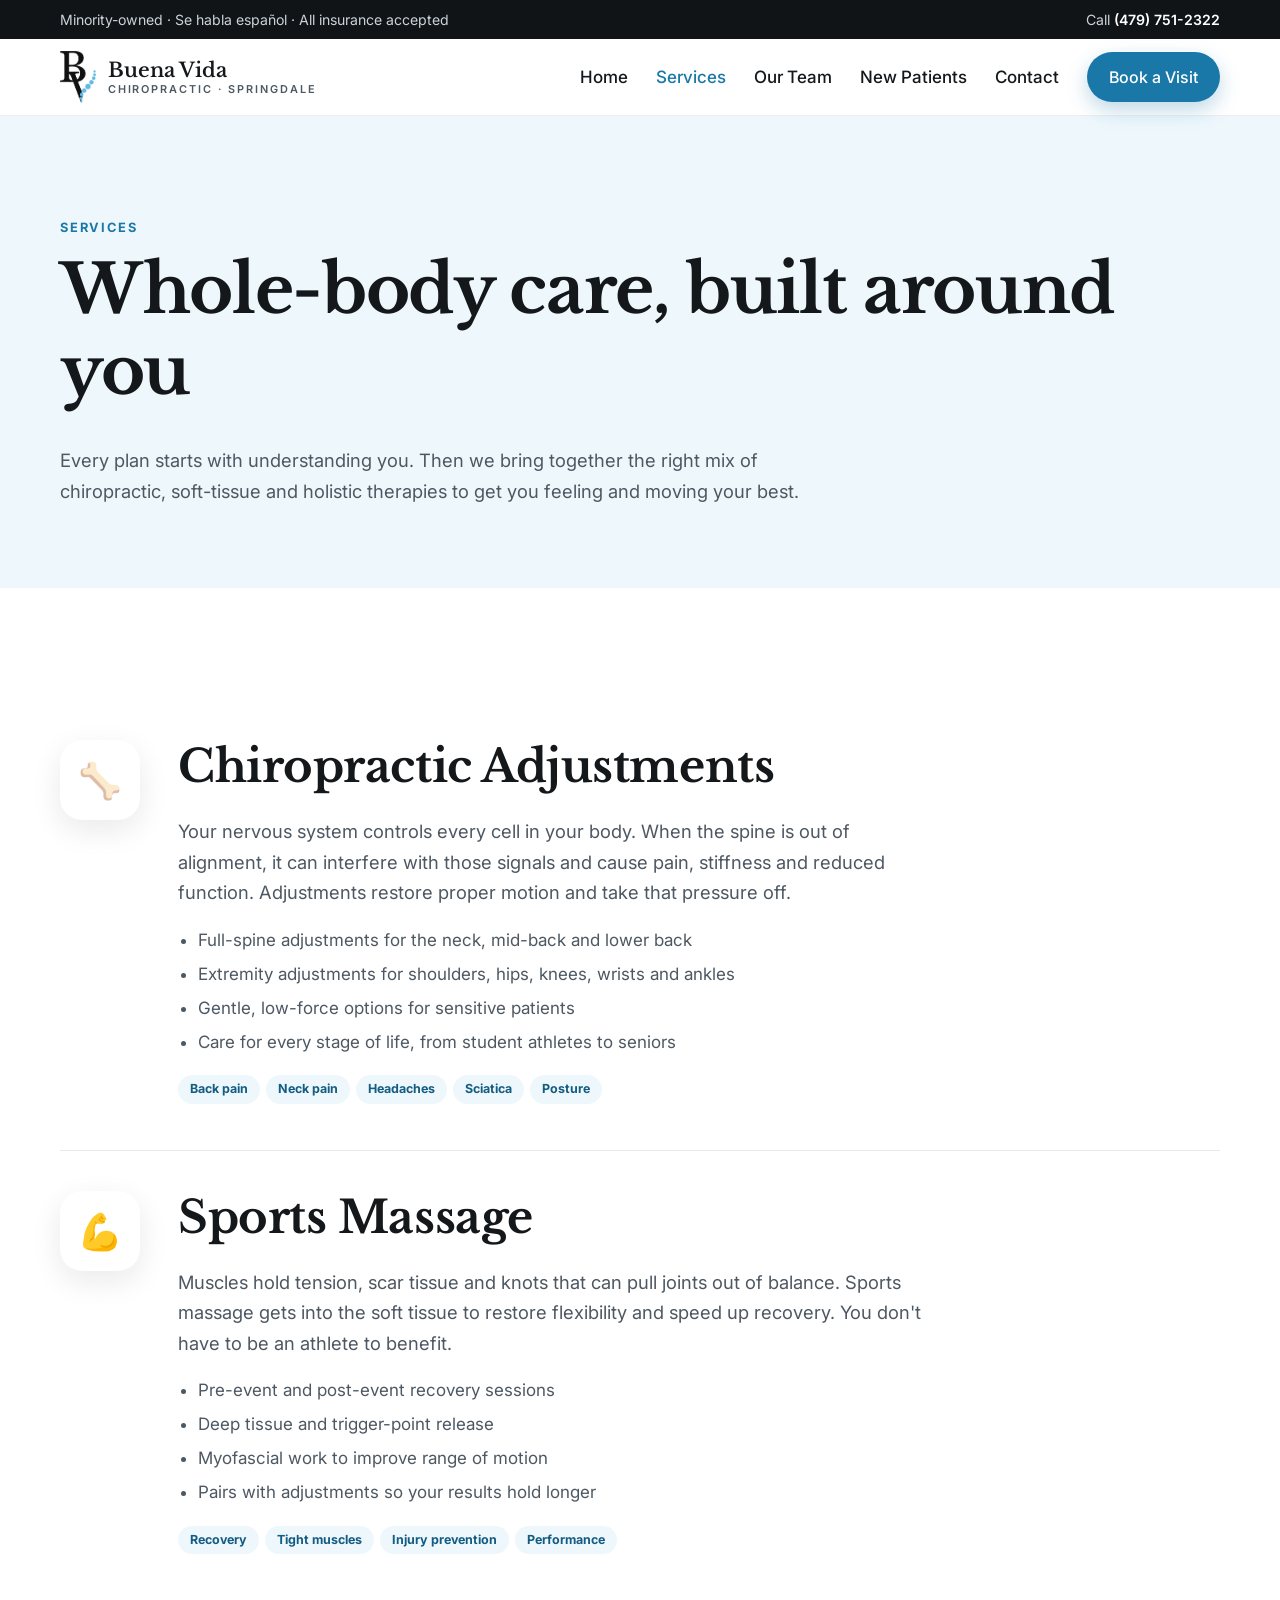
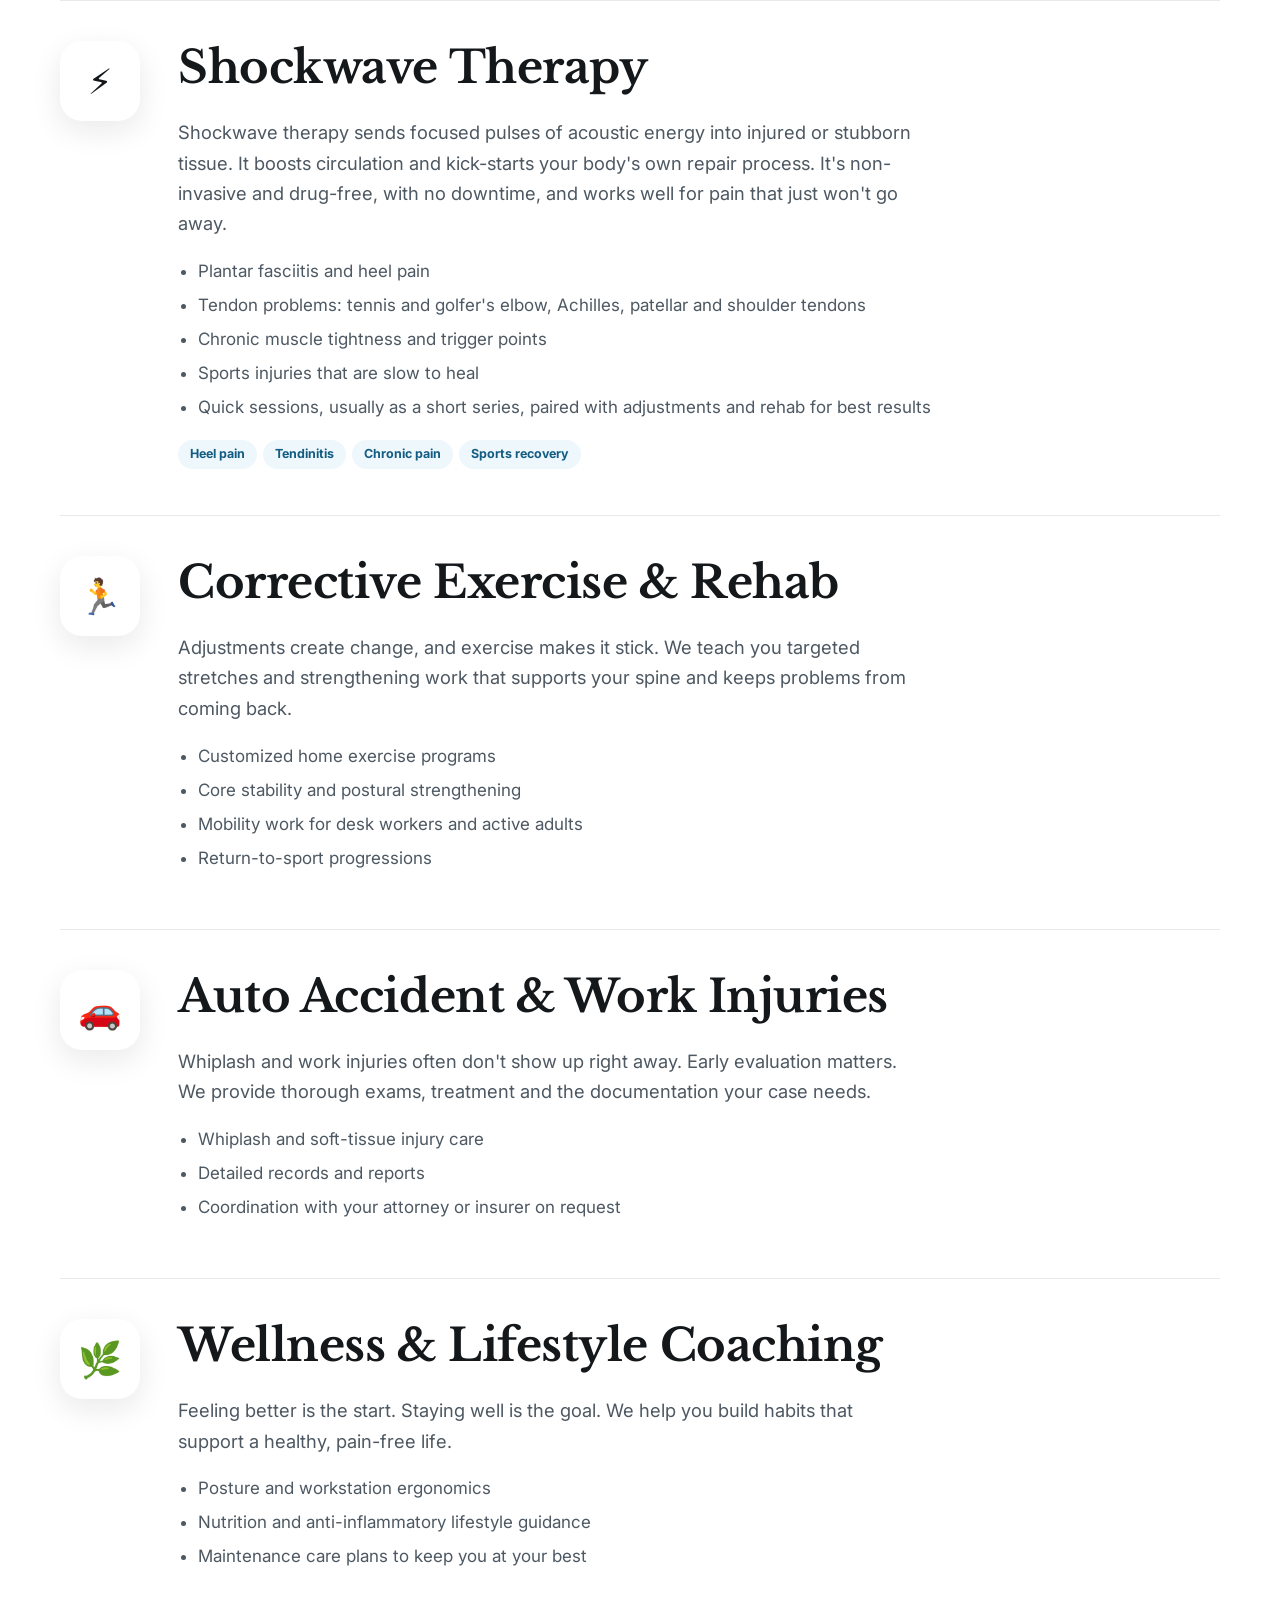
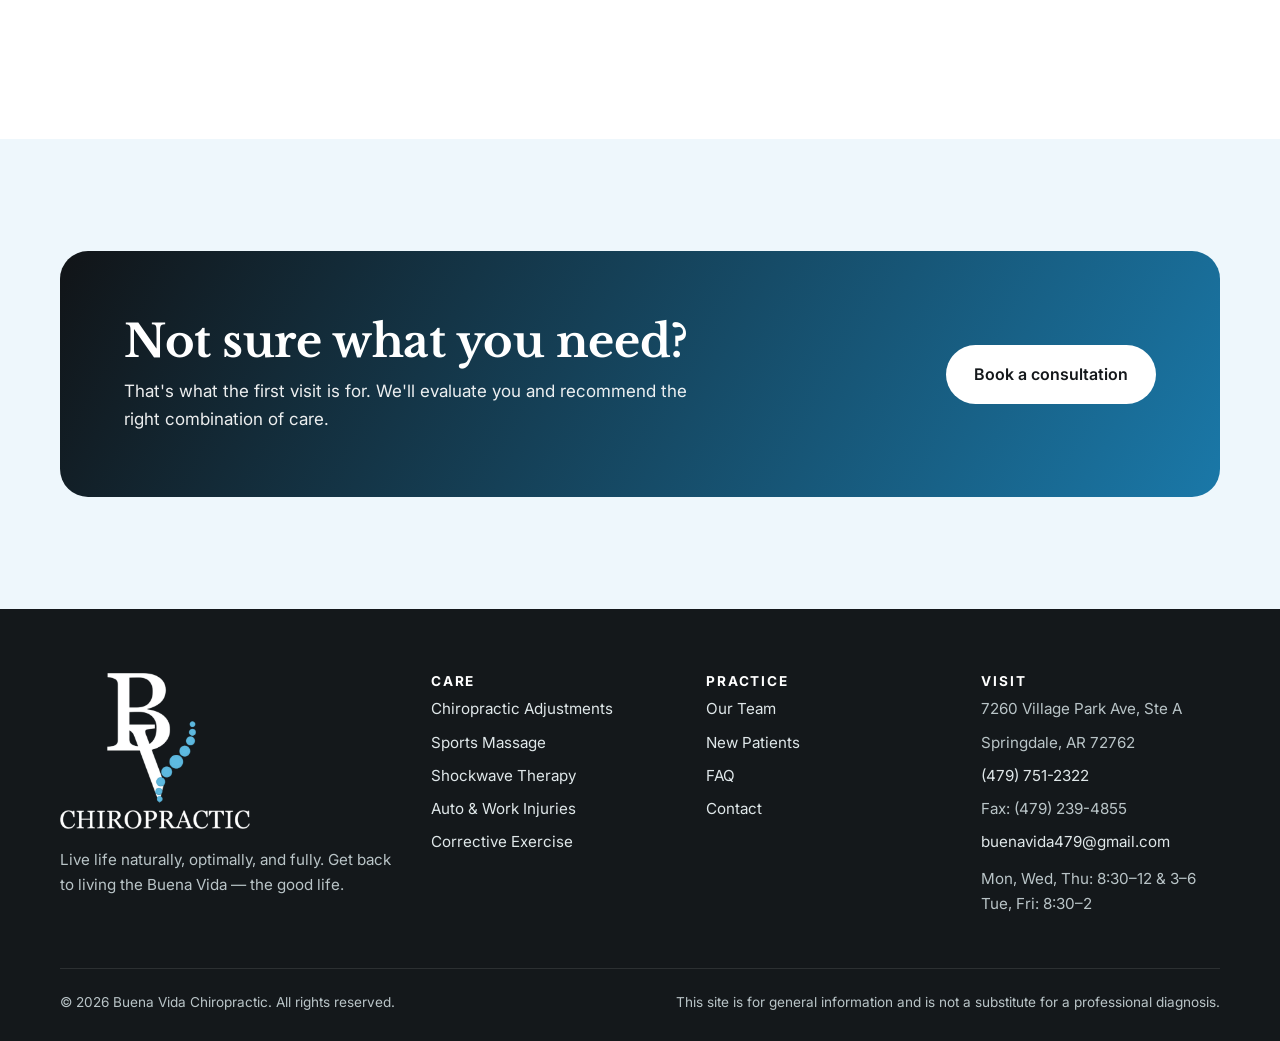
<file: services.html>
<!doctype html>
<html lang="en">
<head>
  <meta charset="utf-8">
  <meta name="viewport" content="width=device-width, initial-scale=1">
  <title>Services | Buena Vida Chiropractic</title>
  <meta name="description" content="Chiropractic adjustments, sports massage, shockwave therapy, rehab, auto injury and wellness care in Springdale, AR.">
  <link rel="preconnect" href="https://fonts.googleapis.com">
  <link rel="preconnect" href="https://fonts.gstatic.com" crossorigin>
  <link href="https://fonts.googleapis.com/css2?family=Libre+Baskerville:ital,wght@0,400;0,700;1,400&family=Inter:wght@400;500;600;700&display=swap" rel="stylesheet">
  <link rel="stylesheet" href="assets/styles.css">
  <link rel="icon" type="image/png" href="assets/img/favicon.png">
  <link rel="apple-touch-icon" href="assets/img/favicon.png">
</head>
<body>
  <div class="topbar">
    <div class="container">
      <span>Minority-owned · Se habla español · All insurance accepted</span>
      <span>Call <a href="tel:+14797512322">(479) 751-2322</a></span>
    </div>
  </div>
  <header class="nav">
    <div class="container">
      <a class="brand" href="index.html" aria-label="Buena Vida Chiropractic home">
        <img class="brand-logo" src="assets/img/logo-mark.png" alt="" width="36" height="52">
        <span class="brand-text">Buena Vida<small>Chiropractic · Springdale</small></span>
      </a>
      <button class="nav-toggle" aria-label="Open menu" aria-expanded="false">&#9776;</button>
      <ul class="nav-links">
        <li><a href="index.html">Home</a></li>
        <li><a href="services.html" aria-current="page">Services</a></li>
        <li><a href="staff.html">Our Team</a></li>
        <li><a href="new-patients.html">New Patients</a></li>
        <li><a href="contact.html">Contact</a></li>
        <li><a class="btn btn--primary" href="contact.html#book">Book a Visit</a></li>
      </ul>
    </div>
  </header>

  <main>
    <section class="page-hero">
      <div class="container">
        <span class="eyebrow">Services</span>
        <h1>Whole-body care, built around you</h1>
        <p class="lead">Every plan starts with understanding you. Then we bring together the right mix of chiropractic, soft-tissue and holistic therapies to get you feeling and moving your best.</p>
      </div>
    </section>

    <section class="section">
      <div class="container">
        <article class="service reveal" id="adjustments">
          <div class="icon">&#129460;</div>
          <div>
            <h2>Chiropractic Adjustments</h2>
            <p class="lead">Your nervous system controls every cell in your body. When the spine is out of alignment, it can interfere with those signals and cause pain, stiffness and reduced function. Adjustments restore proper motion and take that pressure off.</p>
            <ul>
              <li>Full-spine adjustments for the neck, mid-back and lower back</li>
              <li>Extremity adjustments for shoulders, hips, knees, wrists and ankles</li>
              <li>Gentle, low-force options for sensitive patients</li>
              <li>Care for every stage of life, from student athletes to seniors</li>
            </ul>
            <span class="tag">Back pain</span><span class="tag">Neck pain</span><span class="tag">Headaches</span><span class="tag">Sciatica</span><span class="tag">Posture</span>
          </div>
        </article>

        <article class="service reveal" id="sports-massage">
          <div class="icon">&#128170;</div>
          <div>
            <h2>Sports Massage</h2>
            <p class="lead">Muscles hold tension, scar tissue and knots that can pull joints out of balance. Sports massage gets into the soft tissue to restore flexibility and speed up recovery. You don't have to be an athlete to benefit.</p>
            <ul>
              <li>Pre-event and post-event recovery sessions</li>
              <li>Deep tissue and trigger-point release</li>
              <li>Myofascial work to improve range of motion</li>
              <li>Pairs with adjustments so your results hold longer</li>
            </ul>
            <span class="tag">Recovery</span><span class="tag">Tight muscles</span><span class="tag">Injury prevention</span><span class="tag">Performance</span>
          </div>
        </article>

        <article class="service reveal" id="shockwave">
          <div class="icon">&#9889;</div>
          <div>
            <h2>Shockwave Therapy</h2>
            <p class="lead">Shockwave therapy sends focused pulses of acoustic energy into injured or stubborn tissue. It boosts circulation and kick-starts your body's own repair process. It's non-invasive and drug-free, with no downtime, and works well for pain that just won't go away.</p>
            <ul>
              <li>Plantar fasciitis and heel pain</li>
              <li>Tendon problems: tennis and golfer's elbow, Achilles, patellar and shoulder tendons</li>
              <li>Chronic muscle tightness and trigger points</li>
              <li>Sports injuries that are slow to heal</li>
              <li>Quick sessions, usually as a short series, paired with adjustments and rehab for best results</li>
            </ul>
            <span class="tag">Heel pain</span><span class="tag">Tendinitis</span><span class="tag">Chronic pain</span><span class="tag">Sports recovery</span>
          </div>
        </article>

        <article class="service reveal" id="rehab">
          <div class="icon">&#127939;</div>
          <div>
            <h2>Corrective Exercise &amp; Rehab</h2>
            <p class="lead">Adjustments create change, and exercise makes it stick. We teach you targeted stretches and strengthening work that supports your spine and keeps problems from coming back.</p>
            <ul>
              <li>Customized home exercise programs</li>
              <li>Core stability and postural strengthening</li>
              <li>Mobility work for desk workers and active adults</li>
              <li>Return-to-sport progressions</li>
            </ul>
          </div>
        </article>

        <article class="service reveal" id="injury">
          <div class="icon">&#128663;</div>
          <div>
            <h2>Auto Accident &amp; Work Injuries</h2>
            <p class="lead">Whiplash and work injuries often don't show up right away. Early evaluation matters. We provide thorough exams, treatment and the documentation your case needs.</p>
            <ul>
              <li>Whiplash and soft-tissue injury care</li>
              <li>Detailed records and reports</li>
              <li>Coordination with your attorney or insurer on request</li>
            </ul>
          </div>
        </article>

        <article class="service reveal" id="wellness">
          <div class="icon">&#127807;</div>
          <div>
            <h2>Wellness &amp; Lifestyle Coaching</h2>
            <p class="lead">Feeling better is the start. Staying well is the goal. We help you build habits that support a healthy, pain-free life.</p>
            <ul>
              <li>Posture and workstation ergonomics</li>
              <li>Nutrition and anti-inflammatory lifestyle guidance</li>
              <li>Maintenance care plans to keep you at your best</li>
            </ul>
          </div>
        </article>
      </div>
    </section>

    <section class="section section--mist">
      <div class="container">
        <div class="cta-band reveal">
          <div>
            <h2>Not sure what you need?</h2>
            <p>That's what the first visit is for. We'll evaluate you and recommend the right combination of care.</p>
          </div>
          <a class="btn btn--light" href="contact.html#book">Book a consultation</a>
        </div>
      </div>
    </section>

  </main>
  <footer class="footer">
    <div class="container">
      <div class="grid">
        <div>
          <a href="index.html" aria-label="Buena Vida Chiropractic home">
            <img class="footer-logo" src="assets/img/logo-light.png" alt="Buena Vida Chiropractic" width="190" height="155">
          </a>
          <p style="margin-top:18px">Live life naturally, optimally, and fully. Get back to living the Buena Vida &mdash; the good life.</p>
        </div>
        <div>
          <h4>Care</h4>
          <ul>
            <li><a href="services.html#adjustments">Chiropractic Adjustments</a></li>
            <li><a href="services.html#sports-massage">Sports Massage</a></li>
            <li><a href="services.html#shockwave">Shockwave Therapy</a></li>
            <li><a href="services.html#injury">Auto &amp; Work Injuries</a></li>
            <li><a href="services.html#rehab">Corrective Exercise</a></li>
          </ul>
        </div>
        <div>
          <h4>Practice</h4>
          <ul>
            <li><a href="staff.html">Our Team</a></li>
            <li><a href="new-patients.html">New Patients</a></li>
            <li><a href="new-patients.html#faq">FAQ</a></li>
            <li><a href="contact.html">Contact</a></li>
          </ul>
        </div>
        <div>
          <h4>Visit</h4>
          <ul>
            <li>7260 Village Park Ave, Ste A</li>
            <li>Springdale, AR 72762</li>
            <li><a href="tel:+14797512322">(479) 751-2322</a></li>
            <li>Fax: (479) 239-4855</li>
            <li><a href="mailto:buenavida479@gmail.com">buenavida479@gmail.com</a></li>
            <li style="margin-top:12px">Mon, Wed, Thu: 8:30&ndash;12 &amp; 3&ndash;6<br>Tue, Fri: 8:30&ndash;2</li>
          </ul>
        </div>
      </div>
      <div class="footer-bottom">
        <span>&copy; <span data-year></span> Buena Vida Chiropractic. All rights reserved.</span>
        <span>This site is for general information and is not a substitute for a professional diagnosis.</span>
      </div>
    </div>
  </footer>

  <script src="assets/main.js"></script>
</body>
</html>
</file>
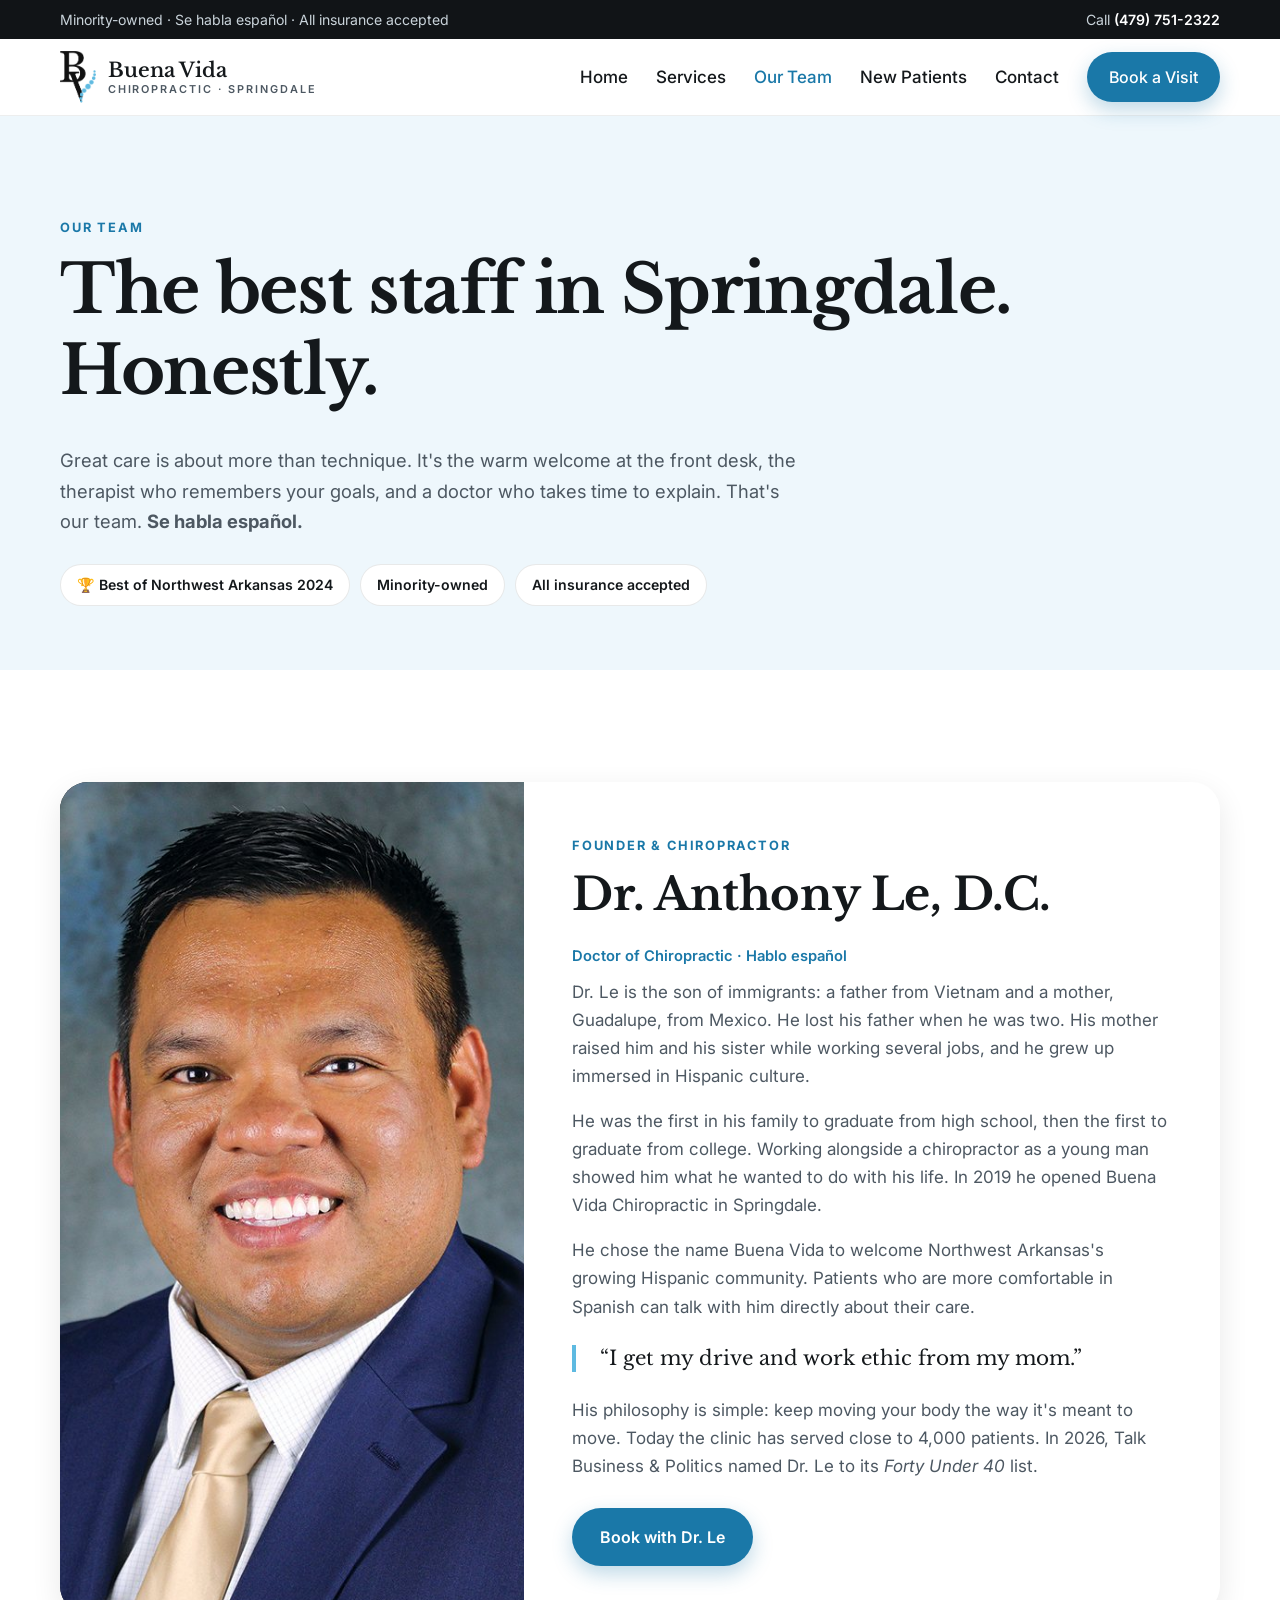
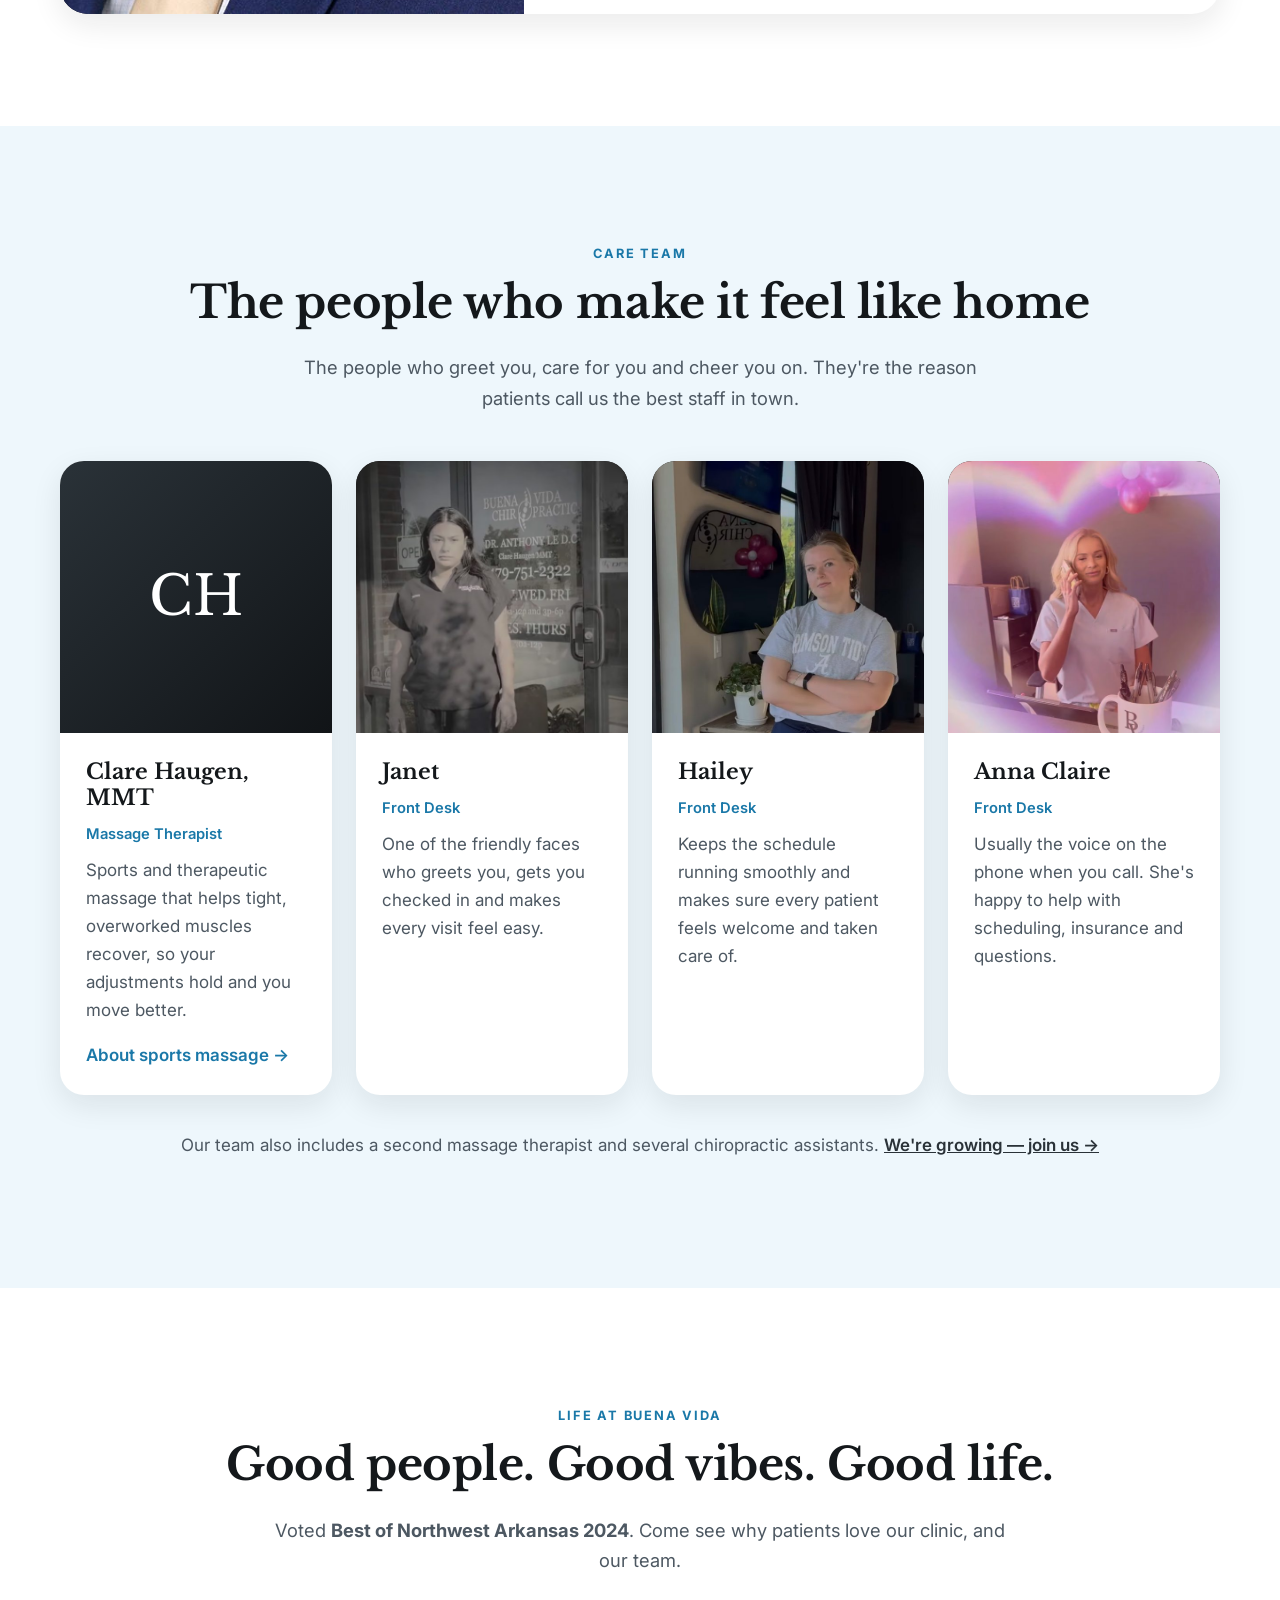
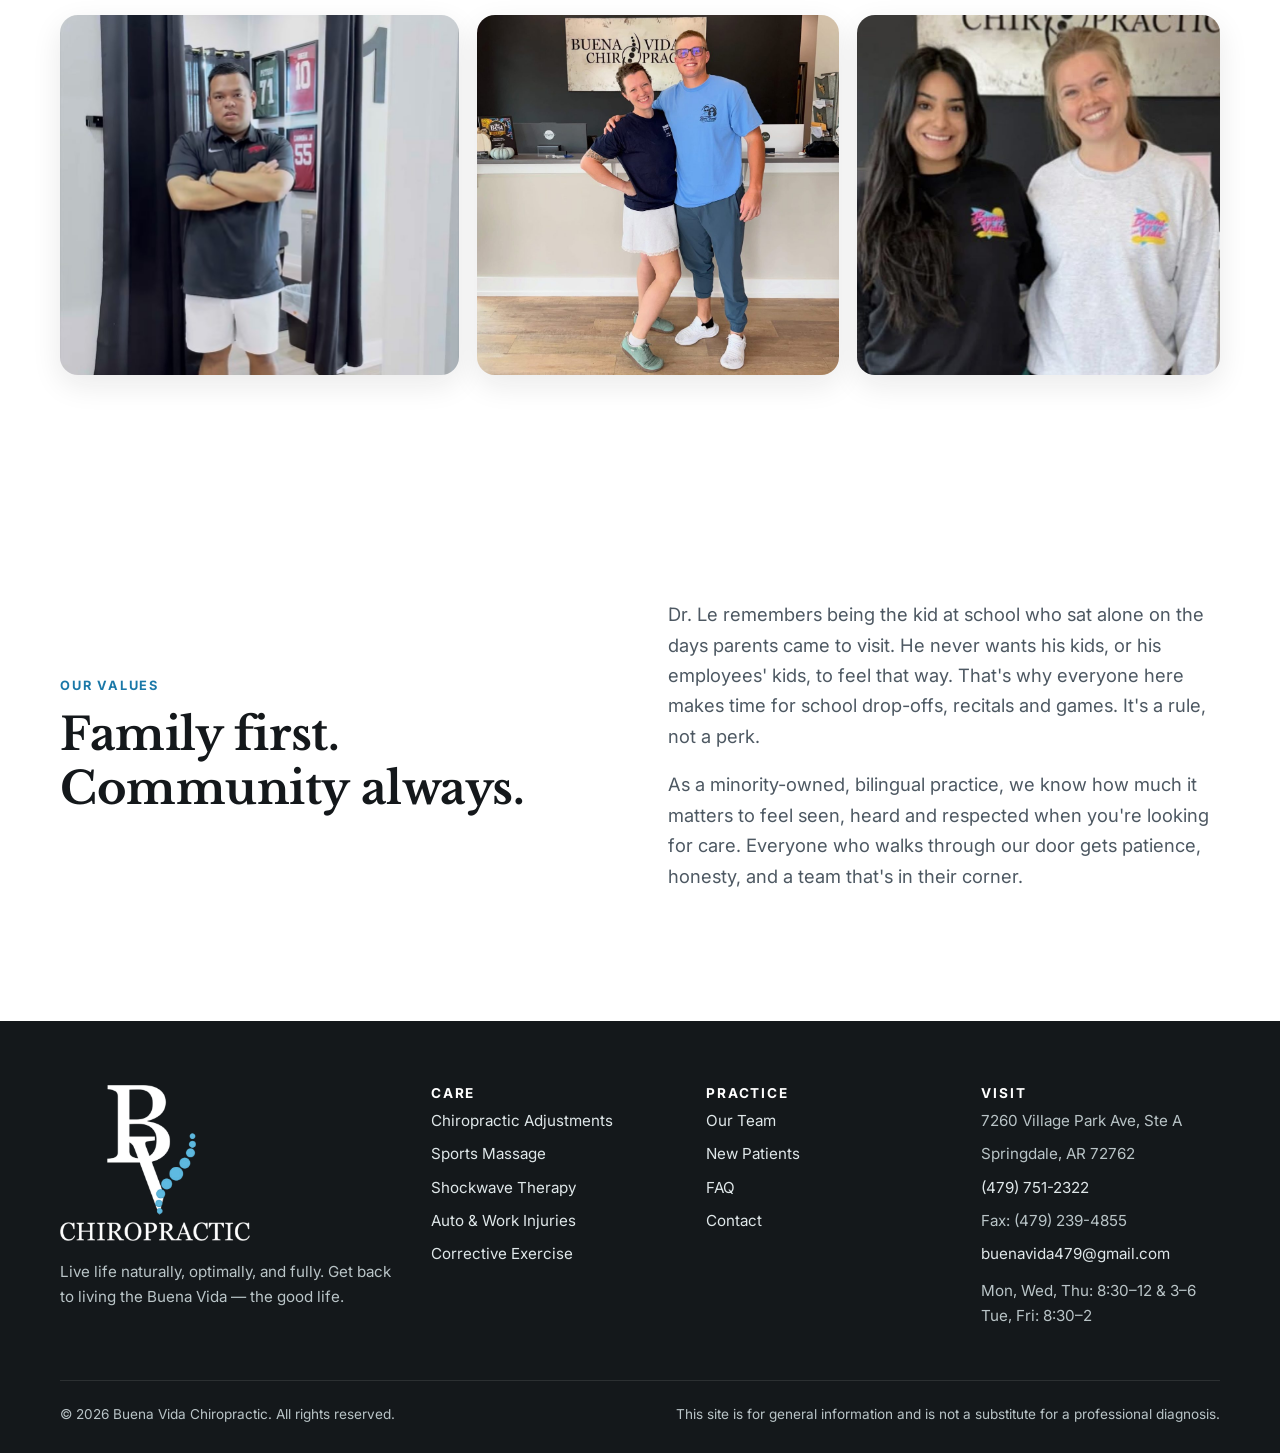
<file: staff.html>
<!doctype html>
<html lang="en">
<head>
  <meta charset="utf-8">
  <meta name="viewport" content="width=device-width, initial-scale=1">
  <title>Our Team | Buena Vida Chiropractic</title>
  <meta name="description" content="Meet Dr. Anthony Le and the Buena Vida Chiropractic team in Springdale, Arkansas.">
  <link rel="preconnect" href="https://fonts.googleapis.com">
  <link rel="preconnect" href="https://fonts.gstatic.com" crossorigin>
  <link href="https://fonts.googleapis.com/css2?family=Libre+Baskerville:ital,wght@0,400;0,700;1,400&family=Inter:wght@400;500;600;700&display=swap" rel="stylesheet">
  <link rel="stylesheet" href="assets/styles.css">
  <link rel="icon" type="image/png" href="assets/img/favicon.png">
  <link rel="apple-touch-icon" href="assets/img/favicon.png">
</head>
<body>
  <div class="topbar">
    <div class="container">
      <span>Minority-owned · Se habla español · All insurance accepted</span>
      <span>Call <a href="tel:+14797512322">(479) 751-2322</a></span>
    </div>
  </div>
  <header class="nav">
    <div class="container">
      <a class="brand" href="index.html" aria-label="Buena Vida Chiropractic home">
        <img class="brand-logo" src="assets/img/logo-mark.png" alt="" width="36" height="52">
        <span class="brand-text">Buena Vida<small>Chiropractic · Springdale</small></span>
      </a>
      <button class="nav-toggle" aria-label="Open menu" aria-expanded="false">&#9776;</button>
      <ul class="nav-links">
        <li><a href="index.html">Home</a></li>
        <li><a href="services.html">Services</a></li>
        <li><a href="staff.html" aria-current="page">Our Team</a></li>
        <li><a href="new-patients.html">New Patients</a></li>
        <li><a href="contact.html">Contact</a></li>
        <li><a class="btn btn--primary" href="contact.html#book">Book a Visit</a></li>
      </ul>
    </div>
  </header>

  <main>
    <section class="page-hero">
      <div class="container">
        <span class="eyebrow">Our team</span>
        <h1>The best staff in Springdale. Honestly.</h1>
        <p class="lead">Great care is about more than technique. It's the warm welcome at the front desk, the therapist who remembers your goals, and a doctor who takes time to explain. That's our team. <strong>Se habla español.</strong></p>
        <div class="badges"><span class="badge">&#127942; Best of Northwest Arkansas 2024</span><span class="badge">Minority-owned</span><span class="badge">All insurance accepted</span></div>
      </div>
    </section>

    <section class="section">
      <div class="container">
        <article class="featured-doc reveal">
          <div class="staff-photo staff-photo--img"><img src="assets/img/dr-le.jpg" alt="Dr. Anthony Le, D.C., founder of Buena Vida Chiropractic" width="600" height="900"></div>
          <div class="staff-body">
            <span class="eyebrow">Founder &amp; Chiropractor</span>
            <h2>Dr. Anthony Le, D.C.</h2>
            <span class="role">Doctor of Chiropractic · Hablo español</span>
            <p>Dr. Le is the son of immigrants: a father from Vietnam and a mother, Guadalupe, from Mexico. He lost his father when he was two. His mother raised him and his sister while working several jobs, and he grew up immersed in Hispanic culture.</p>
            <p>He was the first in his family to graduate from high school, then the first to graduate from college. Working alongside a chiropractor as a young man showed him what he wanted to do with his life. In 2019 he opened Buena Vida Chiropractic in Springdale.</p>
            <p>He chose the name Buena Vida to welcome Northwest Arkansas's growing Hispanic community. Patients who are more comfortable in Spanish can talk with him directly about their care.</p>
            <blockquote class="quote" style="font-size:1.25rem;margin:24px 0">&ldquo;I get my drive and work ethic from my mom.&rdquo;</blockquote>
            <p>His philosophy is simple: keep moving your body the way it's meant to move. Today the clinic has served close to 4,000 patients. In 2026, Talk Business &amp; Politics named Dr. Le to its <em>Forty Under 40</em> list.</p>
            <div class="btn-row"><a class="btn btn--primary" href="contact.html#book">Book with Dr. Le</a></div>
          </div>
        </article>
      </div>
    </section>

    <section class="section section--mist">
      <div class="container">
        <div class="center reveal">
          <span class="eyebrow">Care team</span>
          <h2>The people who make it feel like home</h2>
          <p class="lead">The people who greet you, care for you and cheer you on. They're the reason patients call us the best staff in town.</p>
        </div>
        <div class="grid grid-4" style="margin-top:48px">
          <article class="staff-card reveal">
            <!-- TODO(owner): add a photo at assets/img/team/clare.jpg -->
            <div class="staff-photo">CH</div>
            <div class="staff-body">
              <h3>Clare Haugen, MMT</h3>
              <span class="role">Massage Therapist</span>
              <p>Sports and therapeutic massage that helps tight, overworked muscles recover, so your adjustments hold and you move better.</p>
              <a class="more" href="services.html#sports-massage" style="font-weight:600;color:var(--accent);text-decoration:none">About sports massage &rarr;</a>
            </div>
          </article>
          <article class="staff-card reveal">
            <div class="staff-photo staff-photo--img"><img src="assets/img/team/janet.jpg" alt="Janet, Buena Vida Chiropractic team member" loading="lazy"></div>
            <div class="staff-body">
              <h3>Janet</h3>
              <span class="role">Front Desk</span>
              <p>One of the friendly faces who greets you, gets you checked in and makes every visit feel easy.</p>
            </div>
          </article>
          <article class="staff-card reveal">
            <div class="staff-photo staff-photo--img"><img src="assets/img/team/hailey.jpg" alt="Hailey, Buena Vida Chiropractic team member" loading="lazy"></div>
            <div class="staff-body">
              <h3>Hailey</h3>
              <span class="role">Front Desk</span>
              <p>Keeps the schedule running smoothly and makes sure every patient feels welcome and taken care of.</p>
            </div>
          </article>
          <article class="staff-card reveal">
            <div class="staff-photo staff-photo--img"><img src="assets/img/team/anna-claire.jpg" alt="Anna Claire at the Buena Vida Chiropractic front desk" loading="lazy"></div>
            <div class="staff-body">
              <h3>Anna Claire</h3>
              <span class="role">Front Desk</span>
              <p>Usually the voice on the phone when you call. She's happy to help with scheduling, insurance and questions.</p>
            </div>
          </article>
        </div>
        <p class="center reveal" style="margin-top:36px;color:var(--ink-soft)">Our team also includes a second massage therapist and several chiropractic assistants. <a href="contact.html" style="font-weight:600">We're growing &mdash; join us &rarr;</a></p>
      </div>
    </section>

    <section class="section">
      <div class="container">
        <div class="center reveal">
          <span class="eyebrow">Life at Buena Vida</span>
          <h2>Good people. Good vibes. Good life.</h2>
          <p class="lead">Voted <strong>Best of Northwest Arkansas 2024</strong>. Come see why patients love our clinic, and our team.</p>
        </div>
        <div class="gallery" style="margin-top:40px">
          <img class="reveal" src="assets/img/team/dr-le-clinic.jpg" alt="Dr. Anthony Le in a treatment room lined with framed football jerseys" loading="lazy">
          <img class="reveal" src="assets/img/team/team-front-desk.jpg" alt="Two smiling team members at the Buena Vida Chiropractic front desk, with the Best of Northwest Arkansas 2024 award on the counter" loading="lazy">
          <img class="reveal" src="assets/img/team/team-smiles.jpg" alt="Two smiling team members in Buena Vida sweatshirts" loading="lazy">
        </div>
      </div>
    </section>

    <section class="section section--dark">
      <div class="container split">
        <div class="reveal">
          <span class="eyebrow">Our values</span>
          <h2>Family first. Community always.</h2>
        </div>
        <div class="reveal">
          <p class="lead">Dr. Le remembers being the kid at school who sat alone on the days parents came to visit. He never wants his kids, or his employees' kids, to feel that way. That's why everyone here makes time for school drop-offs, recitals and games. It's a rule, not a perk.</p>
          <p class="lead">As a minority-owned, bilingual practice, we know how much it matters to feel seen, heard and respected when you're looking for care. Everyone who walks through our door gets patience, honesty, and a team that's in their corner.</p>
        </div>
      </div>
    </section>

  </main>
  <footer class="footer">
    <div class="container">
      <div class="grid">
        <div>
          <a href="index.html" aria-label="Buena Vida Chiropractic home">
            <img class="footer-logo" src="assets/img/logo-light.png" alt="Buena Vida Chiropractic" width="190" height="155">
          </a>
          <p style="margin-top:18px">Live life naturally, optimally, and fully. Get back to living the Buena Vida &mdash; the good life.</p>
        </div>
        <div>
          <h4>Care</h4>
          <ul>
            <li><a href="services.html#adjustments">Chiropractic Adjustments</a></li>
            <li><a href="services.html#sports-massage">Sports Massage</a></li>
            <li><a href="services.html#shockwave">Shockwave Therapy</a></li>
            <li><a href="services.html#injury">Auto &amp; Work Injuries</a></li>
            <li><a href="services.html#rehab">Corrective Exercise</a></li>
          </ul>
        </div>
        <div>
          <h4>Practice</h4>
          <ul>
            <li><a href="staff.html">Our Team</a></li>
            <li><a href="new-patients.html">New Patients</a></li>
            <li><a href="new-patients.html#faq">FAQ</a></li>
            <li><a href="contact.html">Contact</a></li>
          </ul>
        </div>
        <div>
          <h4>Visit</h4>
          <ul>
            <li>7260 Village Park Ave, Ste A</li>
            <li>Springdale, AR 72762</li>
            <li><a href="tel:+14797512322">(479) 751-2322</a></li>
            <li>Fax: (479) 239-4855</li>
            <li><a href="mailto:buenavida479@gmail.com">buenavida479@gmail.com</a></li>
            <li style="margin-top:12px">Mon, Wed, Thu: 8:30&ndash;12 &amp; 3&ndash;6<br>Tue, Fri: 8:30&ndash;2</li>
          </ul>
        </div>
      </div>
      <div class="footer-bottom">
        <span>&copy; <span data-year></span> Buena Vida Chiropractic. All rights reserved.</span>
        <span>This site is for general information and is not a substitute for a professional diagnosis.</span>
      </div>
    </div>
  </footer>

  <script src="assets/main.js"></script>
</body>
</html>
</file>
<file: assets/styles.css>
/* Buena Vida Chiropractic — shared styles */
:root {
  /* Brand: logo black + logo sky blue (#5EBAE1) */
  --ink: #14181b;
  --ink-soft: #4d5862;
  --paper: #ffffff;
  --mist: #eef7fc;
  --accent: #1a78a8;        /* deep brand blue: buttons, links, eyebrows (AA on white) */
  --accent-dark: #135c82;
  --sky: #5ebae1;           /* exact logo blue: decorative accents */
  --dark-2: #2a3238;
  --dark: #111417;          /* logo black: dark sections */
  --white: #ffffff;
  --radius: 18px;
  --shadow: 0 10px 30px rgba(20, 24, 27, 0.09);
  --max: 1160px;
  --font-head: "Libre Baskerville", "Times New Roman", Georgia, serif;
  --font-body: "Inter", system-ui, -apple-system, Segoe UI, Roboto, sans-serif;
}

*, *::before, *::after { box-sizing: border-box; }
html { scroll-behavior: smooth; }
body {
  margin: 0;
  font-family: var(--font-body);
  color: var(--ink);
  background: var(--paper);
  line-height: 1.65;
  font-size: 17px;
}
img { max-width: 100%; display: block; }
a { color: var(--dark-2); }
h1, h2, h3, h4 { font-family: var(--font-head); line-height: 1.2; margin: 0 0 .5em; font-weight: 700; }
h1 { font-size: clamp(2.4rem, 5.5vw, 4.2rem); letter-spacing: -0.02em; }
h2 { font-size: clamp(1.9rem, 3.6vw, 2.8rem); letter-spacing: -0.01em; }
h3 { font-size: 1.35rem; }
p { margin: 0 0 1em; }

.container { width: min(var(--max), 100% - 32px); margin-inline: auto; }
.section { padding: clamp(64px, 9vw, 112px) 0; }
.section--mist { background: var(--mist); }
.section--dark-2 { background: var(--dark); color: var(--paper); }
.section--dark-2 h2, .section--dark-2 h3 { color: var(--white); }
.eyebrow {
  display: inline-block;
  font-size: .8rem; font-weight: 700; letter-spacing: .14em; text-transform: uppercase;
  color: var(--accent); margin-bottom: 12px;
}
.section--dark-2 .eyebrow { color: var(--sky); }
.lead { font-size: 1.15rem; color: var(--ink-soft); max-width: 62ch; }
.section--dark-2 .lead { color: #c9d3da; }
.center { text-align: center; }
.center .lead { margin-inline: auto; }

/* Buttons */
.btn {
  display: inline-flex; align-items: center; gap: 8px;
  padding: 14px 26px; border-radius: 999px;
  font-weight: 600; text-decoration: none; font-size: 1rem;
  transition: transform .15s ease, background .15s ease, box-shadow .15s ease;
  border: 2px solid transparent; cursor: pointer;
}
.btn:hover { transform: translateY(-2px); }
.btn--primary { background: var(--accent); color: var(--white); box-shadow: 0 8px 20px rgba(26, 120, 168, .28); }
.btn--primary:hover { background: var(--accent-dark); }
.btn--ghost { border-color: currentColor; color: var(--ink); }
.btn--light { background: var(--white); color: var(--ink); }
.btn-row { display: flex; flex-wrap: wrap; gap: 14px; margin-top: 28px; }

/* Logo */
.brand-logo { height: 52px; width: auto; }
.footer-logo { width: 190px; height: auto; }
.hero-logo { width: min(260px, 60%); margin: 0 auto 26px; }

/* Top bar + nav */
.topbar { background: var(--dark); color: #c9d3da; font-size: .88rem; }
.topbar .container { display: flex; justify-content: space-between; gap: 16px; padding: 8px 0; flex-wrap: wrap; }
.topbar a { color: var(--white); text-decoration: none; font-weight: 600; }

.nav { position: sticky; top: 0; z-index: 50; background: rgba(255, 255, 255, .94); backdrop-filter: blur(10px); border-bottom: 1px solid rgba(31,42,46,.08); }
.nav .container { display: flex; align-items: center; justify-content: space-between; height: 76px; }
.brand { display: flex; align-items: center; gap: 12px; text-decoration: none; color: var(--ink); }
.brand-text { font-family: var(--font-head); font-weight: 600; font-size: 1.25rem; line-height: 1; }
.brand-text small { display: block; font-family: var(--font-body); font-size: .68rem; letter-spacing: .18em; text-transform: uppercase; color: var(--ink-soft); margin-top: 4px; }
.nav-links { display: flex; align-items: center; gap: 28px; list-style: none; margin: 0; padding: 0; }
.nav-links a { text-decoration: none; color: var(--ink); font-weight: 500; }
.nav-links a:hover, .nav-links a[aria-current="page"] { color: var(--accent); }
.nav-links .btn { color: var(--white); padding: 10px 20px; }
.nav-toggle { display: none; background: none; border: 0; font-size: 1.6rem; cursor: pointer; color: var(--ink); }

@media (max-width: 900px) {
  .nav-toggle { display: block; }
  .nav-links {
    position: absolute; top: 76px; left: 0; right: 0;
    flex-direction: column; align-items: flex-start; gap: 0;
    background: var(--paper); padding: 8px 16px 20px; border-bottom: 1px solid rgba(31,42,46,.1);
    display: none;
  }
  .nav-links.open { display: flex; }
  .nav-links li { width: 100%; }
  .nav-links a { display: block; padding: 12px 0; }
  .nav-links .btn { display: inline-flex; margin-top: 8px; }
}

/* Hero */
.hero { position: relative; overflow: hidden; padding: clamp(56px, 8vw, 104px) 0; }
.hero::before {
  content: ""; position: absolute; width: 620px; height: 620px; right: -180px; top: -160px;
  background: radial-gradient(circle, rgba(94,186,225,.30), transparent 65%); z-index: 0;
}
.hero .container { position: relative; z-index: 1; display: grid; grid-template-columns: 1.15fr .85fr; gap: 56px; align-items: center; }
.hero h1 em { font-style: italic; color: var(--accent); }
.hero-card {
  background: var(--dark); color: var(--paper); border-radius: 28px; padding: 36px;
  box-shadow: var(--shadow); position: relative;
}
.hero-card::after {
  content: ""; position: absolute; inset: 14px; border: 1px dashed rgba(255,255,255,.25); border-radius: 20px; pointer-events: none;
}
.hero-card h3 { color: var(--white); }
.hero-card ul { list-style: none; padding: 0; margin: 18px 0 0; }
.hero-card li { padding: 10px 0; border-bottom: 1px solid rgba(255,255,255,.12); display: flex; gap: 12px; }
.hero-card li:last-child { border-bottom: 0; }
.hero-card li span:first-child { color: var(--sky); }
.badges { display: flex; flex-wrap: wrap; gap: 10px; margin-top: 28px; }
.badge {
  background: var(--white); border: 1px solid rgba(31,42,46,.1); border-radius: 999px;
  padding: 8px 16px; font-size: .88rem; font-weight: 600;
}
@media (max-width: 900px) { .hero .container { grid-template-columns: 1fr; } }

/* Page hero (inner pages) */
.page-hero { padding: clamp(56px, 8vw, 96px) 0 clamp(40px, 6vw, 64px); background: var(--mist); }

/* Grids & cards */
.grid { display: grid; gap: 24px; }
.grid-2 { grid-template-columns: repeat(2, 1fr); }
.grid-3 { grid-template-columns: repeat(3, 1fr); }
.grid-4 { grid-template-columns: repeat(4, 1fr); }
@media (max-width: 960px) { .grid-3, .grid-4 { grid-template-columns: repeat(2, 1fr); } }
@media (max-width: 640px) { .grid-2, .grid-3, .grid-4 { grid-template-columns: 1fr; } }

.card {
  background: var(--white); border-radius: var(--radius); padding: 30px;
  box-shadow: var(--shadow); border: 1px solid rgba(31,42,46,.05);
  transition: transform .2s ease;
}
.card:hover { transform: translateY(-4px); }
.card p { color: var(--ink-soft); margin-bottom: 0; }
.icon {
  width: 56px; height: 56px; border-radius: 16px; display: grid; place-items: center;
  background: var(--mist); font-size: 1.6rem; margin-bottom: 18px;
}
.card a.more { display: inline-block; margin-top: 14px; font-weight: 600; color: var(--accent); text-decoration: none; }

/* Mission split */
.split { display: grid; grid-template-columns: 1fr 1fr; gap: 56px; align-items: center; }
@media (max-width: 900px) { .split { grid-template-columns: 1fr; } }
.quote {
  font-family: var(--font-head); font-size: clamp(1.4rem, 2.6vw, 2rem); line-height: 1.35;
  border-left: 4px solid var(--sky); padding-left: 24px; margin: 0;
}

/* Stats / pillars */
.pillars { display: grid; grid-template-columns: repeat(4, 1fr); gap: 20px; margin-top: 48px; }
.pillar { border-top: 2px solid var(--sky); padding-top: 18px; }
.pillar strong { display: block; font-family: var(--font-head); font-size: 1.5rem; color: var(--white); }
.pillar span { color: #aab7c0; font-size: .95rem; }
@media (max-width: 900px) { .pillars { grid-template-columns: repeat(2, 1fr); } }

/* Steps */
.steps { counter-reset: step; }
.step { position: relative; padding-left: 70px; margin-bottom: 30px; }
.step::before {
  counter-increment: step; content: counter(step);
  position: absolute; left: 0; top: 0; width: 48px; height: 48px; border-radius: 50%;
  background: var(--accent); color: var(--white); display: grid; place-items: center;
  font-family: var(--font-head); font-weight: 700; font-size: 1.25rem;
}

/* Service detail */
.service { display: grid; grid-template-columns: 90px 1fr; gap: 28px; padding: 40px 0; border-bottom: 1px solid rgba(31,42,46,.1); scroll-margin-top: 96px; }
.service:last-child { border-bottom: 0; }
.service .icon { width: 80px; height: 80px; font-size: 2.2rem; border-radius: 22px; background: var(--white); box-shadow: var(--shadow); }
.service ul { padding-left: 1.2em; color: var(--ink-soft); }
.service li { margin-bottom: 6px; }
.tag { display: inline-block; font-size: .78rem; font-weight: 700; color: var(--accent-dark); background: var(--mist); border-radius: 999px; padding: 4px 12px; margin: 0 6px 6px 0; }
@media (max-width: 640px) { .service { grid-template-columns: 1fr; } }

/* Staff */
.staff-card { background: var(--white); border-radius: 24px; overflow: hidden; box-shadow: var(--shadow); display: flex; flex-direction: column; }
.staff-photo {
  aspect-ratio: 4 / 4; display: grid; place-items: center;
  background: linear-gradient(135deg, var(--dark-2), var(--dark));
  color: var(--white); font-family: var(--font-head); font-size: 3.4rem;
}
.staff-photo.alt { background: linear-gradient(135deg, var(--sky), var(--accent)); }
.staff-body { padding: 26px; }
.staff-body .role { color: var(--accent); font-weight: 600; font-size: .92rem; margin-bottom: 10px; display: block; }
.staff-body p { color: var(--ink-soft); }
.featured-doc { display: grid; grid-template-columns: .8fr 1.2fr; gap: 0; background: var(--white); border-radius: 28px; overflow: hidden; box-shadow: var(--shadow); }
.featured-doc .staff-photo { aspect-ratio: auto; min-height: 380px; font-size: 5rem; }
.featured-doc .staff-body { padding: clamp(28px, 4vw, 48px); }
.staff-photo--img { background: var(--dark); padding: 0; }
.staff-photo--img img { width: 100%; height: 100%; object-fit: cover; object-position: center 20%; }
.byline { display: flex; align-items: center; gap: 14px; margin-top: 22px; }
.byline img { width: 64px; height: 64px; border-radius: 50%; object-fit: cover; border: 3px solid var(--sky); }
@media (max-width: 800px) { .featured-doc .staff-photo--img { min-height: 0; aspect-ratio: 4 / 5; } }
@media (max-width: 800px) { .featured-doc { grid-template-columns: 1fr; } .featured-doc .staff-photo { min-height: 260px; } }

/* FAQ */
.faq details { background: var(--white); border-radius: 14px; padding: 20px 24px; margin-bottom: 12px; box-shadow: 0 4px 14px rgba(31,42,46,.05); }
.faq summary { cursor: pointer; font-weight: 600; font-size: 1.05rem; list-style: none; display: flex; justify-content: space-between; gap: 16px; }
.faq summary::-webkit-details-marker { display: none; }
.faq summary::after { content: "+"; color: var(--accent); font-size: 1.4rem; line-height: 1; }
.faq details[open] summary::after { content: "–"; }
.faq details p { margin: 14px 0 0; color: var(--ink-soft); }

/* CTA band */
.cta-band {
  background: linear-gradient(120deg, var(--dark), var(--accent));
  color: var(--white); border-radius: 28px; padding: clamp(36px, 6vw, 64px);
  display: flex; justify-content: space-between; align-items: center; gap: 28px; flex-wrap: wrap;
}
.cta-band h2 { color: var(--white); margin-bottom: 8px; }
.cta-band p { margin: 0; opacity: .92; max-width: 52ch; }

/* Contact */
.contact-list { list-style: none; padding: 0; margin: 0; }
.contact-list li { display: flex; gap: 14px; padding: 14px 0; border-bottom: 1px solid rgba(31,42,46,.08); }
.contact-list li span:first-child { font-size: 1.3rem; }
.hours { width: 100%; border-collapse: collapse; }
.hours td { padding: 10px 0; border-bottom: 1px solid rgba(31,42,46,.08); }
.hours td:last-child { text-align: right; font-weight: 600; }
form .field { margin-bottom: 16px; }
form label { display: block; font-weight: 600; font-size: .92rem; margin-bottom: 6px; }
form input, form select, form textarea {
  width: 100%; padding: 13px 16px; border-radius: 12px; border: 1px solid rgba(31,42,46,.18);
  font: inherit; background: var(--mist); color: var(--ink);
}
form input:focus, form select:focus, form textarea:focus { outline: 2px solid var(--dark-2); border-color: transparent; }
.form-note { font-size: .85rem; color: var(--ink-soft); margin-top: 10px; }

/* Footer */
.footer { background: var(--ink); color: #b9c4c7; padding: 64px 0 28px; font-size: .95rem; }
.footer .grid { grid-template-columns: 1.4fr 1fr 1fr 1fr; gap: 36px; }
.footer h4 { color: var(--white); font-family: var(--font-body); font-size: .85rem; letter-spacing: .14em; text-transform: uppercase; }
.footer ul { list-style: none; padding: 0; margin: 0; }
.footer li { margin-bottom: 8px; }
.footer a { color: #dfe7e9; text-decoration: none; }
.footer a:hover { color: var(--sky); }
.footer .brand-text { color: var(--white); }
.footer .brand-text small { color: #9aa8ab; }
.footer-bottom { border-top: 1px solid rgba(255,255,255,.1); margin-top: 44px; padding-top: 22px; display: flex; justify-content: space-between; flex-wrap: wrap; gap: 12px; font-size: .85rem; }
@media (max-width: 900px) { .footer .grid { grid-template-columns: 1fr 1fr; } }
@media (max-width: 560px) { .footer .grid { grid-template-columns: 1fr; } }

/* Reveal on scroll */
.reveal { opacity: 0; transform: translateY(18px); transition: opacity .6s ease, transform .6s ease; }
.reveal.visible { opacity: 1; transform: none; }
@media (prefers-reduced-motion: reduce) { .reveal { opacity: 1; transform: none; transition: none; } html { scroll-behavior: auto; } }

/* Brand spine-dot motif (echoes the logo) */
.dots { display: inline-flex; gap: 6px; align-items: center; margin-bottom: 14px; }
.dots i { display: block; border-radius: 50%; background: var(--sky); }
.dots i:nth-child(1) { width: 6px; height: 6px; }
.dots i:nth-child(2) { width: 9px; height: 9px; }
.dots i:nth-child(3) { width: 12px; height: 12px; }
.dots i:nth-child(4) { width: 9px; height: 9px; }
.dots i:nth-child(5) { width: 6px; height: 6px; }

/* Team photo cards & gallery */
.staff-card .staff-photo--img img { aspect-ratio: 1 / 1; height: auto; object-position: center top; }
.gallery { display: grid; grid-template-columns: 1.1fr 1fr 1fr; gap: 18px; }
.gallery img { width: 100%; height: 360px; object-fit: cover; border-radius: var(--radius); box-shadow: var(--shadow); }
@media (max-width: 800px) { .gallery { grid-template-columns: 1fr; } .gallery img { height: 300px; } }
</file>
